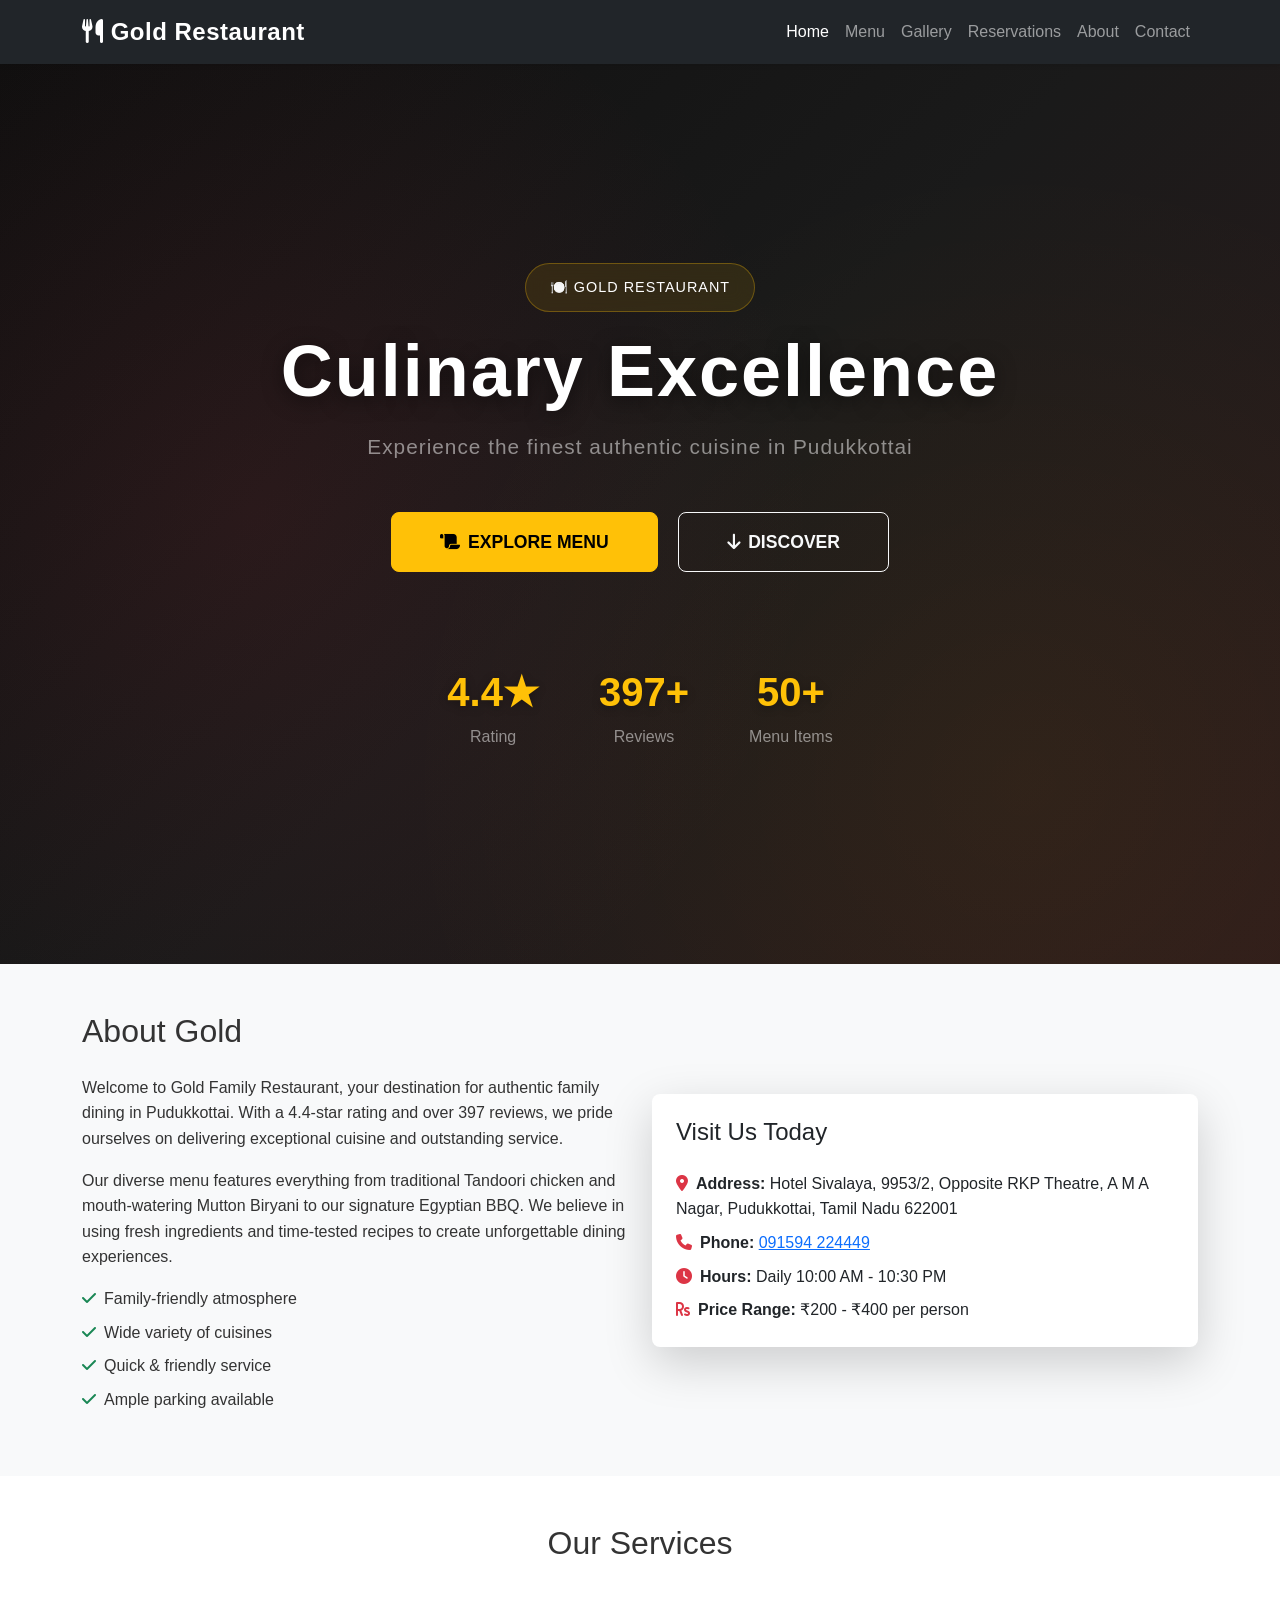
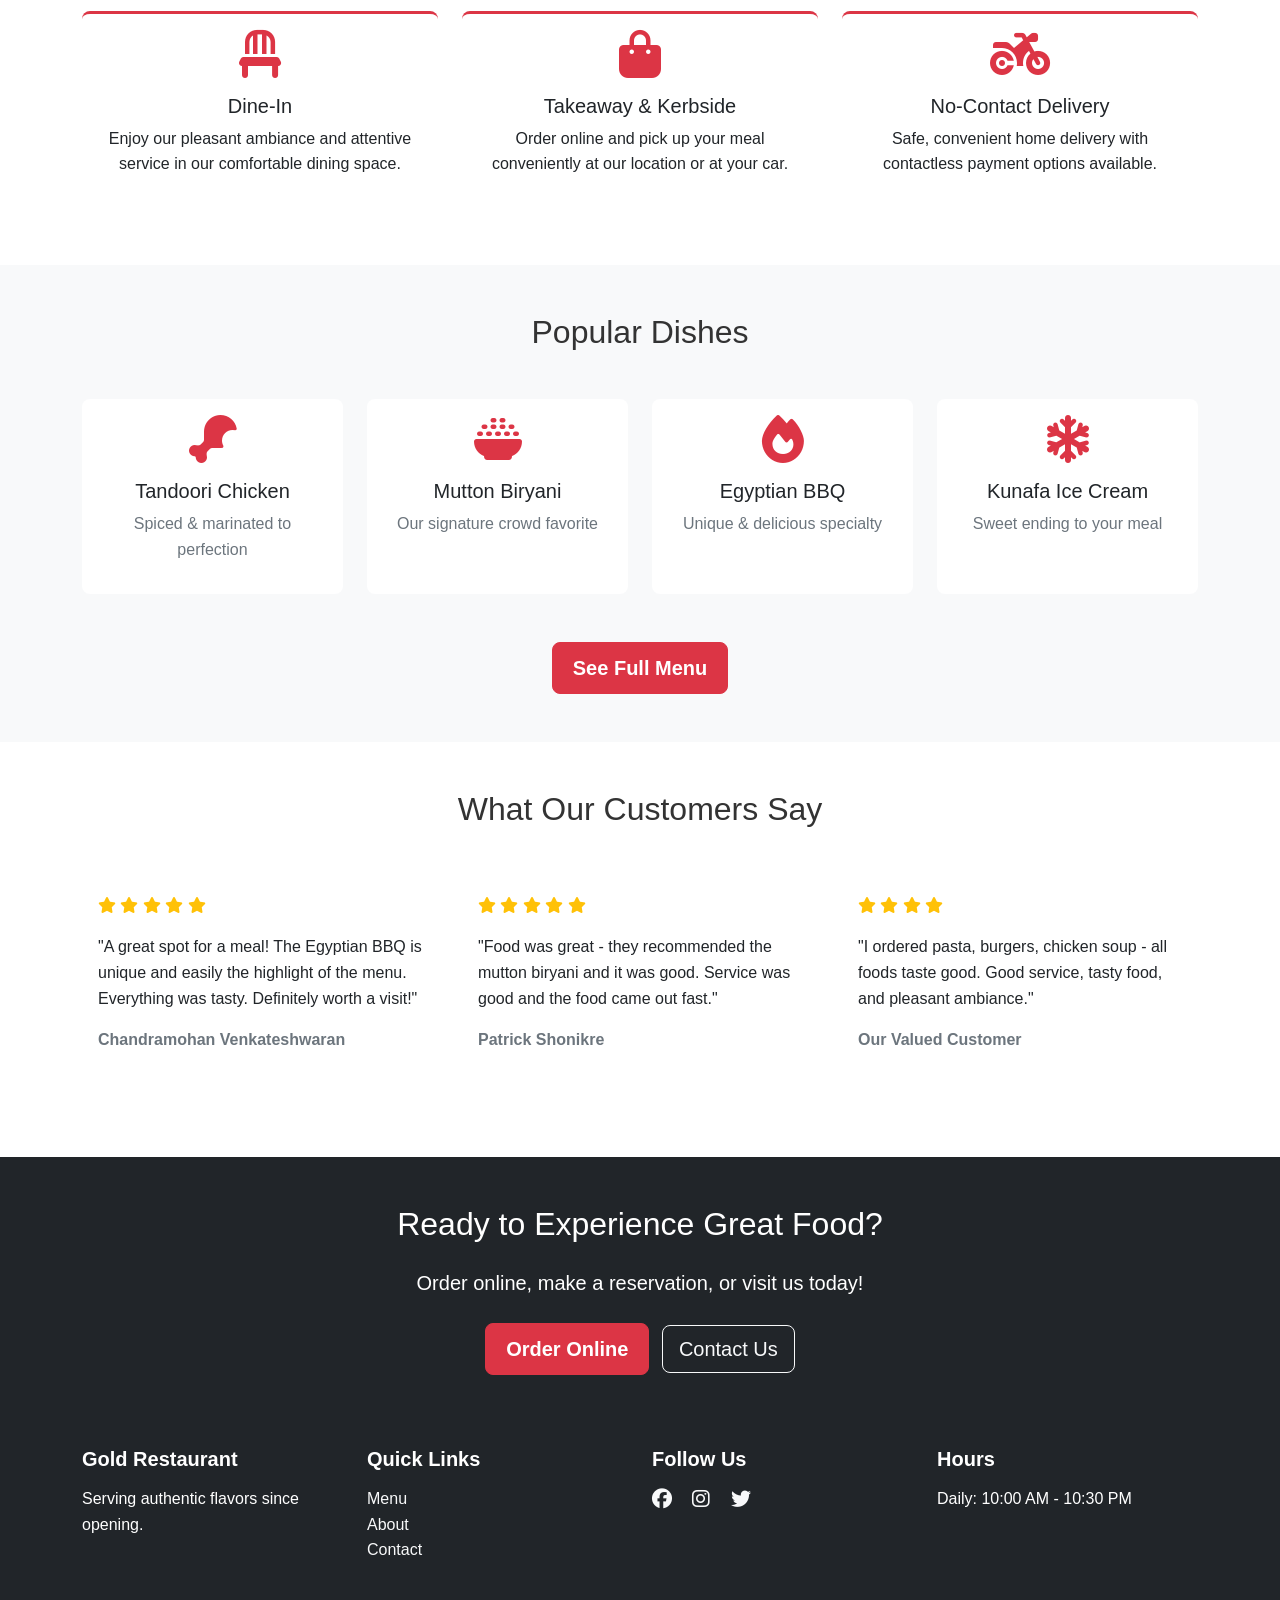
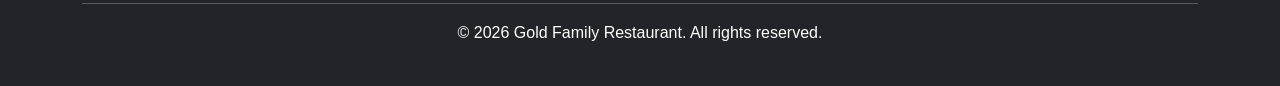
<file: index.html>
<!DOCTYPE html>
<html lang="en">
<head>
    <meta charset="UTF-8">
    <meta name="viewport" content="width=device-width, initial-scale=1.0">
    <title>Gold Family Restaurant | Best Restaurant in Pudukkottai</title>
    <link href="https://cdn.jsdelivr.net/npm/bootstrap@5.3.0/dist/css/bootstrap.min.css" rel="stylesheet">
    <link href="https://cdnjs.cloudflare.com/ajax/libs/font-awesome/6.4.0/css/all.min.css" rel="stylesheet">
    <link rel="stylesheet" href="styles.css">
<meta name="description" content="Gold Family Restaurant in Pudukkottai offers authentic cuisine, biryani, tandoori, Egyptian BBQ, takeaway, delivery and family dining.">
</head>
<body>
    <!-- Navigation Bar -->
    <nav class="navbar navbar-expand-lg navbar-dark bg-dark sticky-top">
        <div class="container">
            <a class="navbar-brand fw-bold" href="index.html">
                <i class="fas fa-utensils"></i> Gold Restaurant
            </a>
            <button class="navbar-toggler" type="button" data-bs-toggle="collapse" data-bs-target="#navbarNav">
                <span class="navbar-toggler-icon"></span>
            </button>
            <div class="collapse navbar-collapse" id="navbarNav">
                <ul class="navbar-nav ms-auto">
                    <li class="nav-item"><a class="nav-link active" href="index.html">Home</a></li>
                    <li class="nav-item"><a class="nav-link" href="menu.html">Menu</a></li>
                    <li class="nav-item"><a class="nav-link" href="gallery.html">Gallery</a></li>
                    <li class="nav-item"><a class="nav-link" href="reservations.html">Reservations</a></li>
                    <li class="nav-item"><a class="nav-link" href="about.html">About</a></li>
                    <li class="nav-item"><a class="nav-link" href="contact.html">Contact</a></li>
                </ul>
            </div>
        </div>
    </nav>

    <!-- Premium Hero Section -->
    <section class="hero-section premium-hero">
        <div class="hero-overlay"></div>
        <div class="hero-content">
            <div class="hero-badge mb-3">🍽️ GOLD RESTAURANT</div>
            <h1 class="display-2 fw-bold text-white mb-3" style="letter-spacing: 2px;">
                Culinary Excellence
            </h1>
            <p class="lead text-white-50 mb-5" style="font-size: 1.3rem; letter-spacing: 1px;">
                Experience the finest authentic cuisine in Pudukkottai
            </p>
            <div class="hero-cta">
                <a href="menu.html" class="btn btn-warning btn-lg me-3 px-5 py-3 fw-bold" style="font-size: 1.1rem;">
                    <i class="fas fa-scroll me-2"></i>EXPLORE MENU
                </a>
                <a href="#specialties" class="btn btn-outline-light btn-lg px-5 py-3 fw-bold" style="font-size: 1.1rem;">
                    <i class="fas fa-arrow-down me-2"></i>DISCOVER
                </a>
            </div>
            <div class="hero-stats mt-5 pt-5">
                <div class="stat-item">
                    <h3 class="text-warning">4.4★</h3>
                    <p class="text-white-50">Rating</p>
                </div>
                <div class="stat-item">
                    <h3 class="text-warning">397+</h3>
                    <p class="text-white-50">Reviews</p>
                </div>
                <div class="stat-item">
                    <h3 class="text-warning">50+</h3>
                    <p class="text-white-50">Menu Items</p>
                </div>
            </div>
        </div>
    </section>

    <!-- About Section -->
    <section class="py-5 bg-light">
        <div class="container">
            <div class="row align-items-center">
                <div class="col-md-6 mb-4 mb-md-0">
                    <h2 class="mb-4">About Gold</h2>
                    <p class="mb-3">Welcome to Gold Family Restaurant, your destination for authentic family dining in Pudukkottai. With a 4.4-star rating and over 397 reviews, we pride ourselves on delivering exceptional cuisine and outstanding service.</p>
                    <p class="mb-3">Our diverse menu features everything from traditional Tandoori chicken and mouth-watering Mutton Biryani to our signature Egyptian BBQ. We believe in using fresh ingredients and time-tested recipes to create unforgettable dining experiences.</p>
                    <ul class="list-unstyled">
                        <li class="mb-2"><i class="fas fa-check text-success me-2"></i>Family-friendly atmosphere</li>
                        <li class="mb-2"><i class="fas fa-check text-success me-2"></i>Wide variety of cuisines</li>
                        <li class="mb-2"><i class="fas fa-check text-success me-2"></i>Quick & friendly service</li>
                        <li class="mb-2"><i class="fas fa-check text-success me-2"></i>Ample parking available</li>
                    </ul>
                </div>
                <div class="col-md-6">
                    <div class="card shadow-lg">
                        <div class="card-body p-4">
                            <h4 class="card-title mb-4">Visit Us Today</h4>
                            <p class="mb-2"><i class="fas fa-map-marker-alt text-danger me-2"></i><strong>Address:</strong> Hotel Sivalaya, 9953/2, Opposite RKP Theatre, A M A Nagar, Pudukkottai, Tamil Nadu 622001</p>
                            <p class="mb-2"><i class="fas fa-phone text-danger me-2"></i><strong>Phone:</strong> <a href="tel:09159422449">091594 224449</a></p>
                            <p class="mb-2"><i class="fas fa-clock text-danger me-2"></i><strong>Hours:</strong> Daily 10:00 AM - 10:30 PM</p>
                            <p class="mb-0"><i class="fas fa-rupee-sign text-danger me-2"></i><strong>Price Range:</strong> ₹200 - ₹400 per person</p>
                        </div>
                    </div>
                </div>
            </div>
        </div>
    </section>

    <!-- Services Section -->
    <section class="py-5">
        <div class="container">
            <h2 class="text-center mb-5">Our Services</h2>
            <div class="row">
                <div class="col-md-4 mb-4">
                    <div class="card text-center h-100 service-card">
                        <div class="card-body">
                            <i class="fas fa-chair fa-3x text-danger mb-3"></i>
                            <h5 class="card-title">Dine-In</h5>
                            <p class="card-text">Enjoy our pleasant ambiance and attentive service in our comfortable dining space.</p>
                        </div>
                    </div>
                </div>
                <div class="col-md-4 mb-4">
                    <div class="card text-center h-100 service-card">
                        <div class="card-body">
                            <i class="fas fa-shopping-bag fa-3x text-danger mb-3"></i>
                            <h5 class="card-title">Takeaway & Kerbside</h5>
                            <p class="card-text">Order online and pick up your meal conveniently at our location or at your car.</p>
                        </div>
                    </div>
                </div>
                <div class="col-md-4 mb-4">
                    <div class="card text-center h-100 service-card">
                        <div class="card-body">
                            <i class="fas fa-motorcycle fa-3x text-danger mb-3"></i>
                            <h5 class="card-title">No-Contact Delivery</h5>
                            <p class="card-text">Safe, convenient home delivery with contactless payment options available.</p>
                        </div>
                    </div>
                </div>
            </div>
        </div>
    </section>

    <!-- Popular Items Section -->
    <section class="py-5 bg-light">
        <div class="container">
            <h2 class="text-center mb-5">Popular Dishes</h2>
            <div class="row">
                <div class="col-md-3 mb-4">
                    <div class="card h-100">
                        <div class="card-body text-center">
                            <i class="fas fa-drumstick-bite fa-3x text-danger mb-3"></i>
                            <h5>Tandoori Chicken</h5>
                            <p class="text-muted">Spiced & marinated to perfection</p>
                        </div>
                    </div>
                </div>
                <div class="col-md-3 mb-4">
                    <div class="card h-100">
                        <div class="card-body text-center">
                            <i class="fas fa-bowl-rice fa-3x text-danger mb-3"></i>
                            <h5>Mutton Biryani</h5>
                            <p class="text-muted">Our signature crowd favorite</p>
                        </div>
                    </div>
                </div>
                <div class="col-md-3 mb-4">
                    <div class="card h-100">
                        <div class="card-body text-center">
                            <i class="fas fa-fire fa-3x text-danger mb-3"></i>
                            <h5>Egyptian BBQ</h5>
                            <p class="text-muted">Unique & delicious specialty</p>
                        </div>
                    </div>
                </div>
                <div class="col-md-3 mb-4">
                    <div class="card h-100">
                        <div class="card-body text-center">
                            <i class="fas fa-snowflake fa-3x text-danger mb-3"></i>
                            <h5>Kunafa Ice Cream</h5>
                            <p class="text-muted">Sweet ending to your meal</p>
                        </div>
                    </div>
                </div>
            </div>
            <div class="text-center mt-4">
                <a href="menu.html" class="btn btn-danger btn-lg">See Full Menu</a>
            </div>
        </div>
    </section>

    <!-- Testimonials Section -->
    <section class="py-5">
        <div class="container">
            <h2 class="text-center mb-5">What Our Customers Say</h2>
            <div class="row">
                <div class="col-md-4 mb-4">
                    <div class="card h-100">
                        <div class="card-body">
                            <div class="mb-3">
                                <i class="fas fa-star text-warning"></i>
                                <i class="fas fa-star text-warning"></i>
                                <i class="fas fa-star text-warning"></i>
                                <i class="fas fa-star text-warning"></i>
                                <i class="fas fa-star text-warning"></i>
                            </div>
                            <p class="card-text">"A great spot for a meal! The Egyptian BBQ is unique and easily the highlight of the menu. Everything was tasty. Definitely worth a visit!"</p>
                            <p class="text-muted"><strong>Chandramohan Venkateshwaran</strong></p>
                        </div>
                    </div>
                </div>
                <div class="col-md-4 mb-4">
                    <div class="card h-100">
                        <div class="card-body">
                            <div class="mb-3">
                                <i class="fas fa-star text-warning"></i>
                                <i class="fas fa-star text-warning"></i>
                                <i class="fas fa-star text-warning"></i>
                                <i class="fas fa-star text-warning"></i>
                                <i class="fas fa-star text-warning"></i>
                            </div>
                            <p class="card-text">"Food was great - they recommended the mutton biryani and it was good. Service was good and the food came out fast."</p>
                            <p class="text-muted"><strong>Patrick Shonikre</strong></p>
                        </div>
                    </div>
                </div>
                <div class="col-md-4 mb-4">
                    <div class="card h-100">
                        <div class="card-body">
                            <div class="mb-3">
                                <i class="fas fa-star text-warning"></i>
                                <i class="fas fa-star text-warning"></i>
                                <i class="fas fa-star text-warning"></i>
                                <i class="fas fa-star text-warning"></i>
                            </div>
                            <p class="card-text">"I ordered pasta, burgers, chicken soup - all foods taste good. Good service, tasty food, and pleasant ambiance."</p>
                            <p class="text-muted"><strong>Our Valued Customer</strong></p>
                        </div>
                    </div>
                </div>
            </div>
        </div>
    </section>

    <!-- Call to Action Section -->
    <section class="py-5 bg-dark text-white">
        <div class="container text-center">
            <h2 class="mb-4">Ready to Experience Great Food?</h2>
            <p class="lead mb-4">Order online, make a reservation, or visit us today!</p>
            <a href="reservations.html" class="btn btn-danger btn-lg me-2">Order Online</a>
            <a href="contact.html" class="btn btn-outline-light btn-lg">Contact Us</a>
        </div>
    </section>

    <!-- Footer -->
    <footer class="bg-dark text-white py-4">
        <div class="container">
            <div class="row mb-4">
                <div class="col-md-3">
                    <h5>Gold Restaurant</h5>
                    <p>Serving authentic flavors since opening.</p>
                </div>
                <div class="col-md-3">
                    <h5>Quick Links</h5>
                    <ul class="list-unstyled">
                        <li><a href="menu.html" class="text-decoration-none text-light">Menu</a></li>
                        <li><a href="about.html" class="text-decoration-none text-light">About</a></li>
                        <li><a href="contact.html" class="text-decoration-none text-light">Contact</a></li>
                    </ul>
                </div>
                <div class="col-md-3">
                    <h5>Follow Us</h5>
                    <div>
                        <a href="#" class="text-decoration-none text-light me-3"><i class="fab fa-facebook fa-lg"></i></a>
                        <a href="#" class="text-decoration-none text-light me-3"><i class="fab fa-instagram fa-lg"></i></a>
                        <a href="#" class="text-decoration-none text-light me-3"><i class="fab fa-twitter fa-lg"></i></a>
                    </div>
                </div>
                <div class="col-md-3">
                    <h5>Hours</h5>
                    <p>Daily: 10:00 AM - 10:30 PM</p>
                </div>
            </div>
            <hr>
            <div class="text-center">
                <p>&copy; 2026 Gold Family Restaurant. All rights reserved.</p>
            </div>
        </div>
    </footer>

    <script src="https://cdn.jsdelivr.net/npm/bootstrap@5.3.0/dist/js/bootstrap.bundle.min.js"></script>
    <script src="script.js"></script>
</body>
</html>
</file>
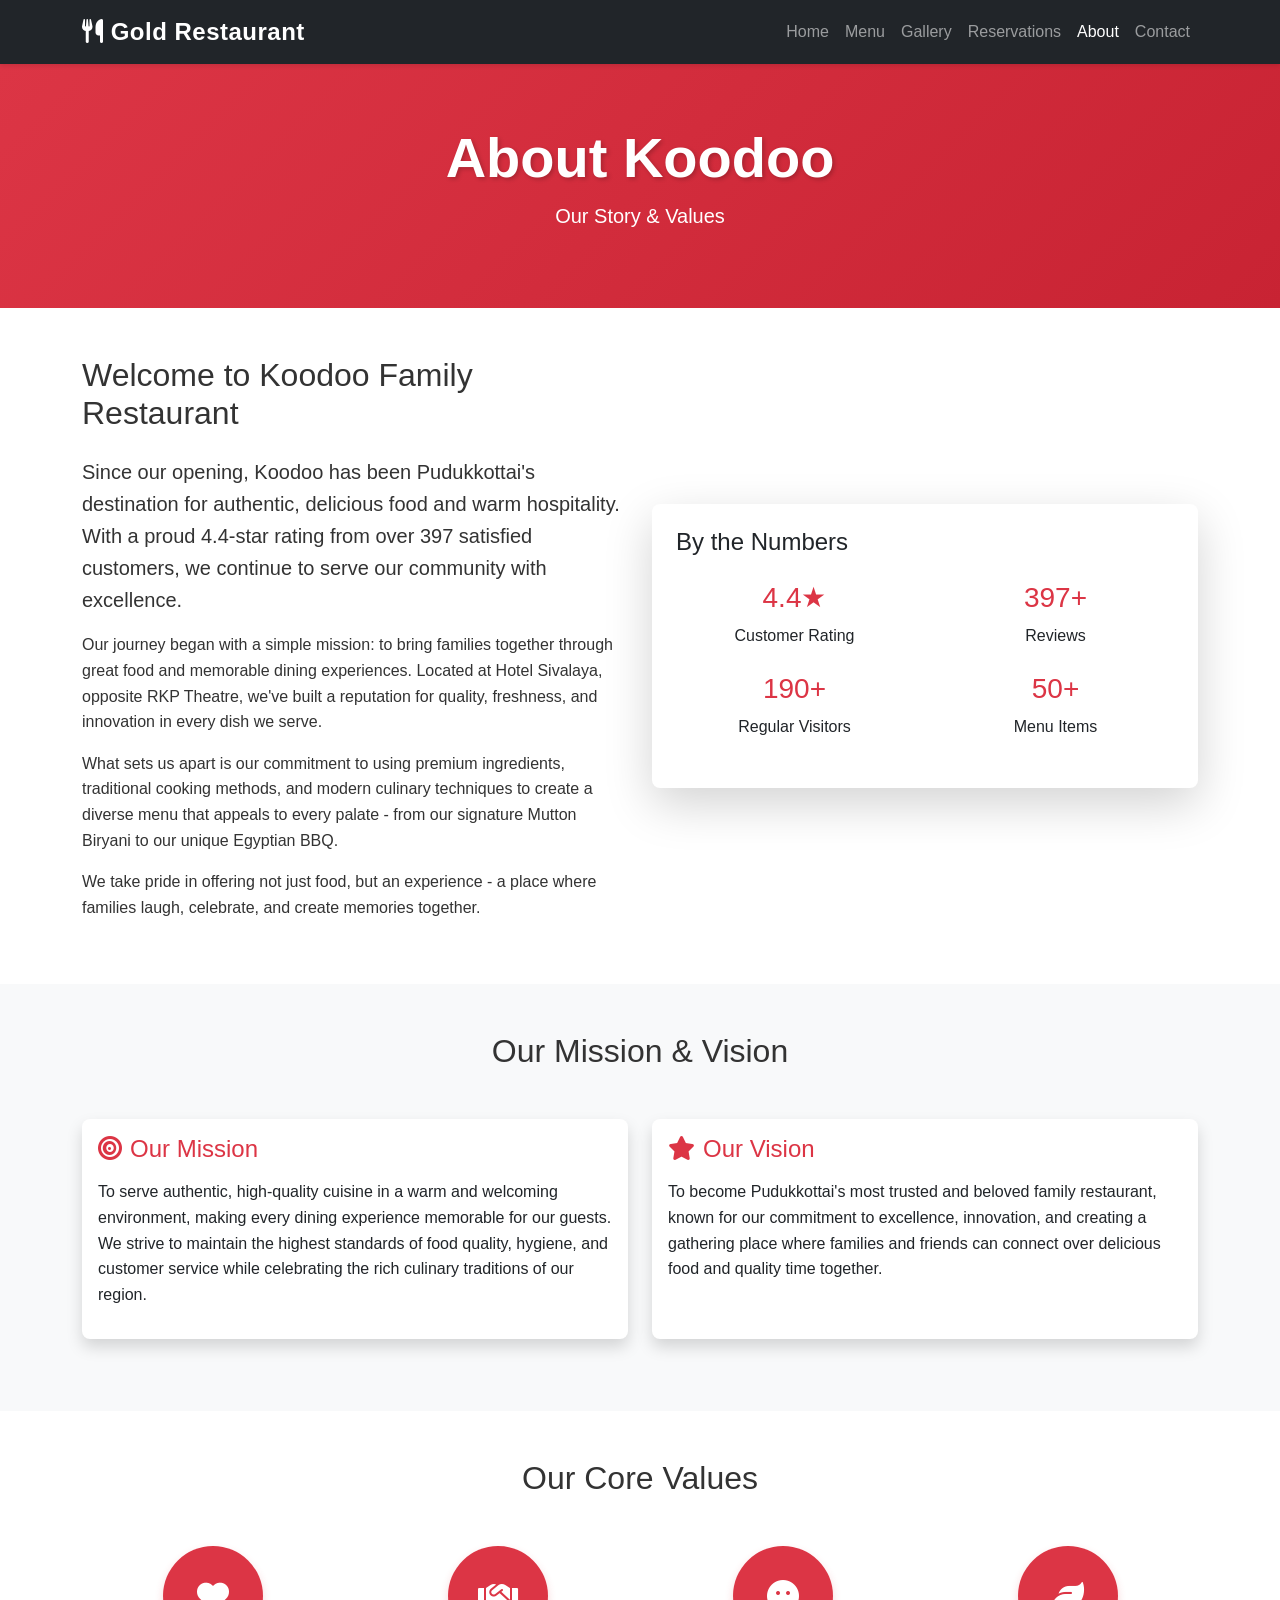
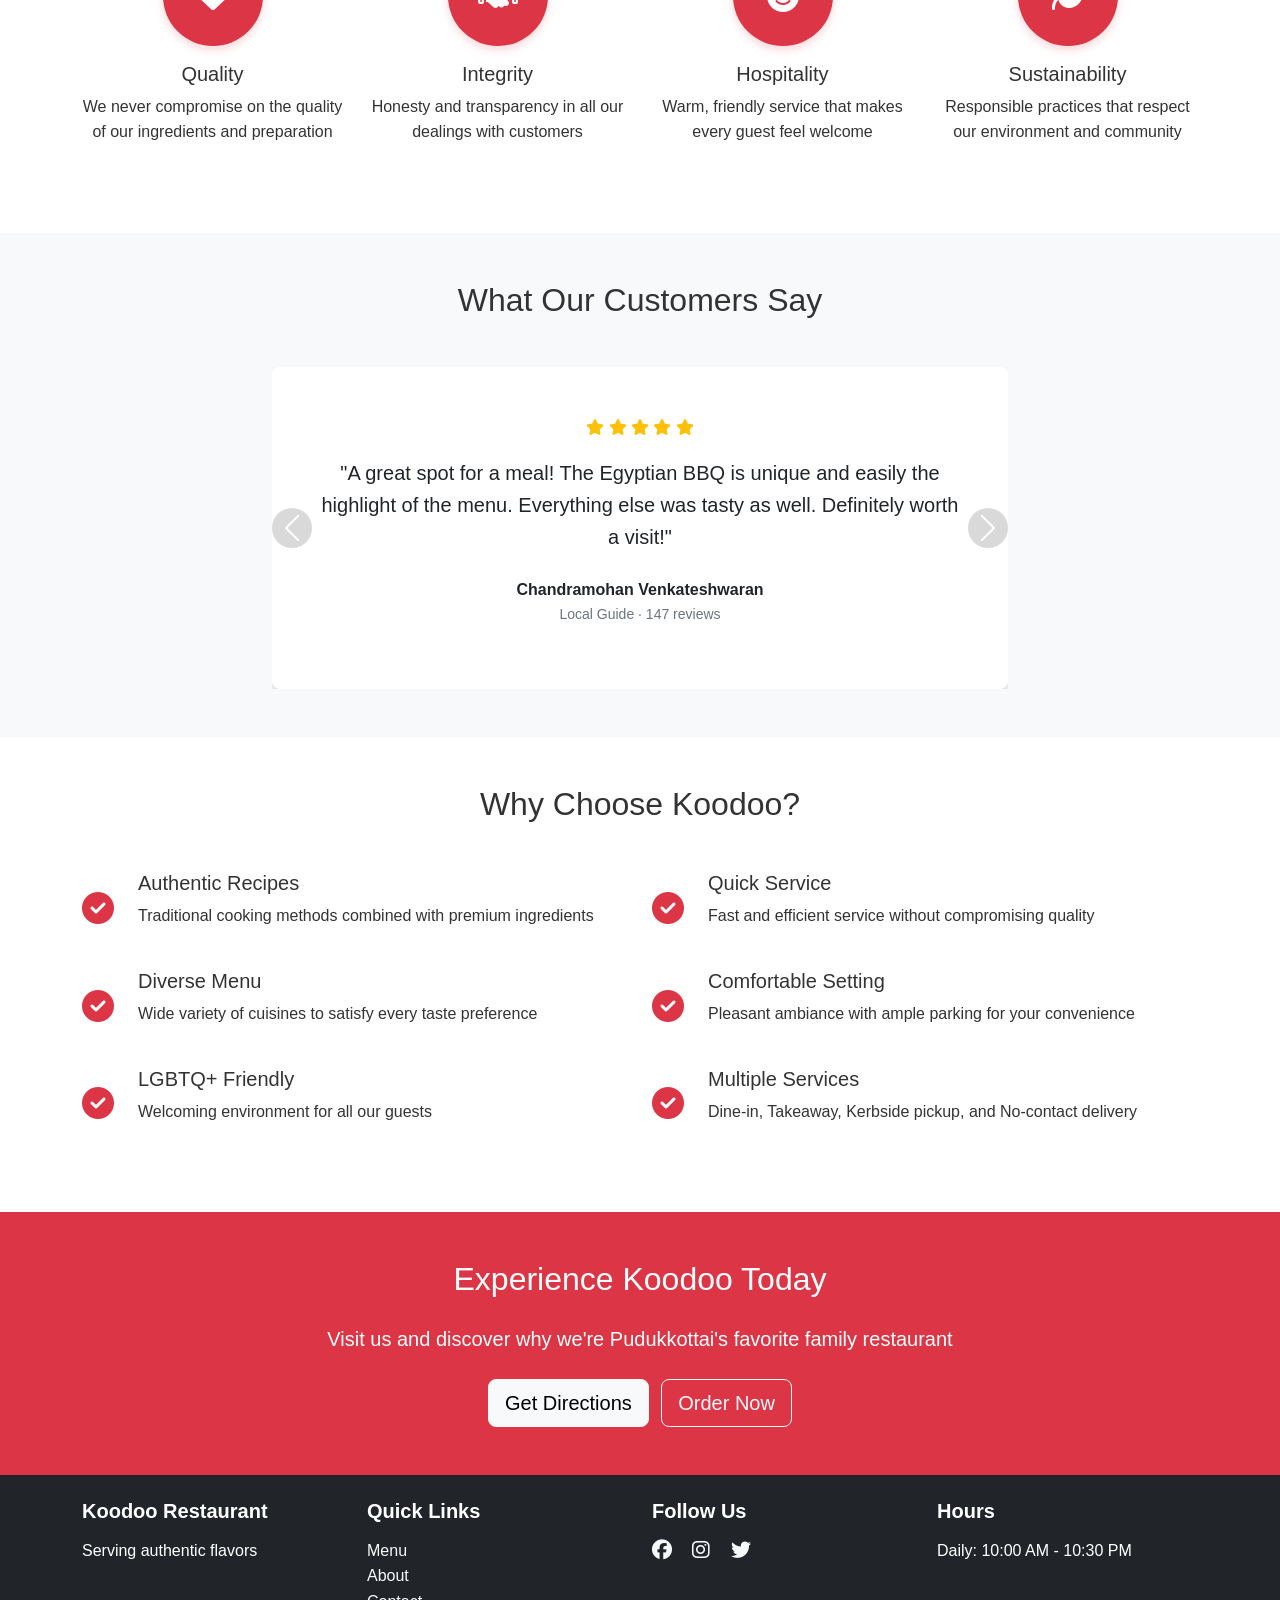
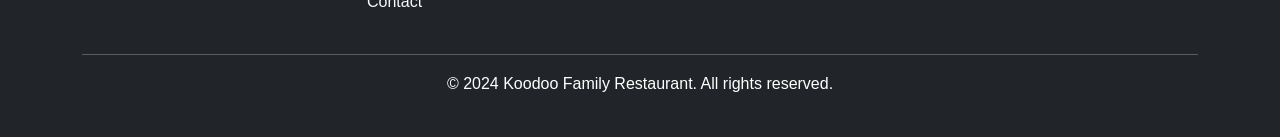
<file: about.html>
<!DOCTYPE html>
<html lang="en">
<head>
    <meta charset="UTF-8">
    <meta name="viewport" content="width=device-width, initial-scale=1.0">
    <title>About | Gold Family Restaurant</title>
    <link href="https://cdn.jsdelivr.net/npm/bootstrap@5.3.0/dist/css/bootstrap.min.css" rel="stylesheet">
    <link href="https://cdnjs.cloudflare.com/ajax/libs/font-awesome/6.4.0/css/all.min.css" rel="stylesheet">
    <link rel="stylesheet" href="styles.css">
</head>
<body>
    <!-- Navigation Bar -->
    <nav class="navbar navbar-expand-lg navbar-dark bg-dark sticky-top">
        <div class="container">
            <a class="navbar-brand fw-bold" href="index.html">
                <i class="fas fa-utensils"></i> Gold Restaurant
            </a>
            <button class="navbar-toggler" type="button" data-bs-toggle="collapse" data-bs-target="#navbarNav">
                <span class="navbar-toggler-icon"></span>
            </button>
            <div class="collapse navbar-collapse" id="navbarNav">
                <ul class="navbar-nav ms-auto">
                    <li class="nav-item"><a class="nav-link" href="index.html">Home</a></li>
                    <li class="nav-item"><a class="nav-link" href="menu.html">Menu</a></li>
                    <li class="nav-item"><a class="nav-link" href="gallery.html">Gallery</a></li>
                    <li class="nav-item"><a class="nav-link" href="reservations.html">Reservations</a></li>
                    <li class="nav-item"><a class="nav-link active" href="about.html">About</a></li>
                    <li class="nav-item"><a class="nav-link" href="contact.html">Contact</a></li>
                </ul>
            </div>
        </div>
    </nav>

    <!-- Page Header -->
    <section class="page-header">
        <div class="container">
            <h1 class="display-4 fw-bold text-white">About Koodoo</h1>
            <p class="lead text-white">Our Story & Values</p>
        </div>
    </section>

    <!-- About Section -->
    <section class="py-5">
        <div class="container">
            <div class="row align-items-center">
                <div class="col-lg-6 mb-4 mb-lg-0">
                    <h2 class="mb-4">Welcome to Koodoo Family Restaurant</h2>
                    <p class="lead mb-3">Since our opening, Koodoo has been Pudukkottai's destination for authentic, delicious food and warm hospitality. With a proud 4.4-star rating from over 397 satisfied customers, we continue to serve our community with excellence.</p>
                    
                    <p class="mb-3">Our journey began with a simple mission: to bring families together through great food and memorable dining experiences. Located at Hotel Sivalaya, opposite RKP Theatre, we've built a reputation for quality, freshness, and innovation in every dish we serve.</p>
                    
                    <p class="mb-3">What sets us apart is our commitment to using premium ingredients, traditional cooking methods, and modern culinary techniques to create a diverse menu that appeals to every palate - from our signature Mutton Biryani to our unique Egyptian BBQ.</p>
                    
                    <p>We take pride in offering not just food, but an experience - a place where families laugh, celebrate, and create memories together.</p>
                </div>
                <div class="col-lg-6">
                    <div class="card shadow-lg">
                        <div class="card-body p-4">
                            <h4 class="card-title mb-4">By the Numbers</h4>
                            <div class="row text-center">
                                <div class="col-6 mb-4">
                                    <h3 class="text-danger">4.4★</h3>
                                    <p class="mb-0">Customer Rating</p>
                                </div>
                                <div class="col-6 mb-4">
                                    <h3 class="text-danger">397+</h3>
                                    <p class="mb-0">Reviews</p>
                                </div>
                                <div class="col-6 mb-4">
                                    <h3 class="text-danger">190+</h3>
                                    <p class="mb-0">Regular Visitors</p>
                                </div>
                                <div class="col-6 mb-4">
                                    <h3 class="text-danger">50+</h3>
                                    <p class="mb-0">Menu Items</p>
                                </div>
                            </div>
                        </div>
                    </div>
                </div>
            </div>
        </div>
    </section>

    <!-- Mission & Vision Section -->
    <section class="py-5 bg-light">
        <div class="container">
            <h2 class="text-center mb-5">Our Mission & Vision</h2>
            <div class="row">
                <div class="col-md-6 mb-4">
                    <div class="card h-100 shadow">
                        <div class="card-body">
                            <h4 class="card-title text-danger mb-3">
                                <i class="fas fa-bullseye me-2"></i>Our Mission
                            </h4>
                            <p>To serve authentic, high-quality cuisine in a warm and welcoming environment, making every dining experience memorable for our guests. We strive to maintain the highest standards of food quality, hygiene, and customer service while celebrating the rich culinary traditions of our region.</p>
                        </div>
                    </div>
                </div>
                <div class="col-md-6 mb-4">
                    <div class="card h-100 shadow">
                        <div class="card-body">
                            <h4 class="card-title text-danger mb-3">
                                <i class="fas fa-star me-2"></i>Our Vision
                            </h4>
                            <p>To become Pudukkottai's most trusted and beloved family restaurant, known for our commitment to excellence, innovation, and creating a gathering place where families and friends can connect over delicious food and quality time together.</p>
                        </div>
                    </div>
                </div>
            </div>
        </div>
    </section>

    <!-- Values Section -->
    <section class="py-5">
        <div class="container">
            <h2 class="text-center mb-5">Our Core Values</h2>
            <div class="row">
                <div class="col-md-3 mb-4">
                    <div class="text-center">
                        <div class="feature-icon bg-danger rounded-circle d-inline-flex align-items-center justify-content-center mb-3" style="width: 100px; height: 100px;">
                            <i class="fas fa-heart text-white fa-2x"></i>
                        </div>
                        <h5>Quality</h5>
                        <p>We never compromise on the quality of our ingredients and preparation</p>
                    </div>
                </div>
                <div class="col-md-3 mb-4">
                    <div class="text-center">
                        <div class="feature-icon bg-danger rounded-circle d-inline-flex align-items-center justify-content-center mb-3" style="width: 100px; height: 100px;">
                            <i class="fas fa-handshake text-white fa-2x"></i>
                        </div>
                        <h5>Integrity</h5>
                        <p>Honesty and transparency in all our dealings with customers</p>
                    </div>
                </div>
                <div class="col-md-3 mb-4">
                    <div class="text-center">
                        <div class="feature-icon bg-danger rounded-circle d-inline-flex align-items-center justify-content-center mb-3" style="width: 100px; height: 100px;">
                            <i class="fas fa-smile text-white fa-2x"></i>
                        </div>
                        <h5>Hospitality</h5>
                        <p>Warm, friendly service that makes every guest feel welcome</p>
                    </div>
                </div>
                <div class="col-md-3 mb-4">
                    <div class="text-center">
                        <div class="feature-icon bg-danger rounded-circle d-inline-flex align-items-center justify-content-center mb-3" style="width: 100px; height: 100px;">
                            <i class="fas fa-leaf text-white fa-2x"></i>
                        </div>
                        <h5>Sustainability</h5>
                        <p>Responsible practices that respect our environment and community</p>
                    </div>
                </div>
            </div>
        </div>
    </section>

    <!-- What Customers Say Section -->
    <section class="py-5 bg-light">
        <div class="container">
            <h2 class="text-center mb-5">What Our Customers Say</h2>
            <div class="row">
                <div class="col-lg-8 mx-auto">
                    <div id="reviewCarousel" class="carousel slide" data-bs-ride="carousel">
                        <div class="carousel-inner">
                            <div class="carousel-item active">
                                <div class="card shadow text-center p-5">
                                    <div class="mb-3">
                                        <i class="fas fa-star text-warning"></i>
                                        <i class="fas fa-star text-warning"></i>
                                        <i class="fas fa-star text-warning"></i>
                                        <i class="fas fa-star text-warning"></i>
                                        <i class="fas fa-star text-warning"></i>
                                    </div>
                                    <p class="fs-5 mb-4">"A great spot for a meal! The Egyptian BBQ is unique and easily the highlight of the menu. Everything else was tasty as well. Definitely worth a visit!"</p>
                                    <p class="fw-bold mb-0">Chandramohan Venkateshwaran</p>
                                    <p class="text-muted small">Local Guide · 147 reviews</p>
                                </div>
                            </div>
                            <div class="carousel-item">
                                <div class="card shadow text-center p-5">
                                    <div class="mb-3">
                                        <i class="fas fa-star text-warning"></i>
                                        <i class="fas fa-star text-warning"></i>
                                        <i class="fas fa-star text-warning"></i>
                                        <i class="fas fa-star text-warning"></i>
                                        <i class="fas fa-star text-warning"></i>
                                    </div>
                                    <p class="fs-5 mb-4">"Food was great - they recommended the mutton biryani and it was good. Service was good and the food came out fast."</p>
                                    <p class="fw-bold mb-0">Patrick Shonikre</p>
                                    <p class="text-muted small">Local Guide · 384 reviews</p>
                                </div>
                            </div>
                            <div class="carousel-item">
                                <div class="card shadow text-center p-5">
                                    <div class="mb-3">
                                        <i class="fas fa-star text-warning"></i>
                                        <i class="fas fa-star text-warning"></i>
                                        <i class="fas fa-star text-warning"></i>
                                        <i class="fas fa-star text-warning"></i>
                                    </div>
                                    <p class="fs-5 mb-4">"I ordered pasta, burgers, chicken soup - all foods taste good. Good service, tasty food, and pleasant ambiance."</p>
                                    <p class="fw-bold mb-0">Our Valued Customer</p>
                                    <p class="text-muted small">Regular Visitor</p>
                                </div>
                            </div>
                        </div>
                        <button class="carousel-control-prev" type="button" data-bs-target="#reviewCarousel" data-bs-slide="prev">
                            <span class="carousel-control-prev-icon" aria-hidden="true"></span>
                        </button>
                        <button class="carousel-control-next" type="button" data-bs-target="#reviewCarousel" data-bs-slide="next">
                            <span class="carousel-control-next-icon" aria-hidden="true"></span>
                        </button>
                    </div>
                </div>
            </div>
        </div>
    </section>

    <!-- Why Choose Us Section -->
    <section class="py-5">
        <div class="container">
            <h2 class="text-center mb-5">Why Choose Koodoo?</h2>
            <div class="row">
                <div class="col-md-6 mb-4">
                    <div class="d-flex">
                        <div class="flex-shrink-0">
                            <div class="d-flex align-items-center justify-content-center h-100">
                                <i class="fas fa-check-circle text-danger fa-2x"></i>
                            </div>
                        </div>
                        <div class="flex-grow-1 ms-4">
                            <h5>Authentic Recipes</h5>
                            <p>Traditional cooking methods combined with premium ingredients</p>
                        </div>
                    </div>
                </div>
                <div class="col-md-6 mb-4">
                    <div class="d-flex">
                        <div class="flex-shrink-0">
                            <div class="d-flex align-items-center justify-content-center h-100">
                                <i class="fas fa-check-circle text-danger fa-2x"></i>
                            </div>
                        </div>
                        <div class="flex-grow-1 ms-4">
                            <h5>Quick Service</h5>
                            <p>Fast and efficient service without compromising quality</p>
                        </div>
                    </div>
                </div>
                <div class="col-md-6 mb-4">
                    <div class="d-flex">
                        <div class="flex-shrink-0">
                            <div class="d-flex align-items-center justify-content-center h-100">
                                <i class="fas fa-check-circle text-danger fa-2x"></i>
                            </div>
                        </div>
                        <div class="flex-grow-1 ms-4">
                            <h5>Diverse Menu</h5>
                            <p>Wide variety of cuisines to satisfy every taste preference</p>
                        </div>
                    </div>
                </div>
                <div class="col-md-6 mb-4">
                    <div class="d-flex">
                        <div class="flex-shrink-0">
                            <div class="d-flex align-items-center justify-content-center h-100">
                                <i class="fas fa-check-circle text-danger fa-2x"></i>
                            </div>
                        </div>
                        <div class="flex-grow-1 ms-4">
                            <h5>Comfortable Setting</h5>
                            <p>Pleasant ambiance with ample parking for your convenience</p>
                        </div>
                    </div>
                </div>
                <div class="col-md-6 mb-4">
                    <div class="d-flex">
                        <div class="flex-shrink-0">
                            <div class="d-flex align-items-center justify-content-center h-100">
                                <i class="fas fa-check-circle text-danger fa-2x"></i>
                            </div>
                        </div>
                        <div class="flex-grow-1 ms-4">
                            <h5>LGBTQ+ Friendly</h5>
                            <p>Welcoming environment for all our guests</p>
                        </div>
                    </div>
                </div>
                <div class="col-md-6 mb-4">
                    <div class="d-flex">
                        <div class="flex-shrink-0">
                            <div class="d-flex align-items-center justify-content-center h-100">
                                <i class="fas fa-check-circle text-danger fa-2x"></i>
                            </div>
                        </div>
                        <div class="flex-grow-1 ms-4">
                            <h5>Multiple Services</h5>
                            <p>Dine-in, Takeaway, Kerbside pickup, and No-contact delivery</p>
                        </div>
                    </div>
                </div>
            </div>
        </div>
    </section>

    <!-- Call to Action -->
    <section class="py-5 bg-danger text-white">
        <div class="container text-center">
            <h2 class="mb-4">Experience Koodoo Today</h2>
            <p class="lead mb-4">Visit us and discover why we're Pudukkottai's favorite family restaurant</p>
            <a href="contact.html" class="btn btn-light btn-lg me-2">Get Directions</a>
            <a href="reservations.html" class="btn btn-outline-light btn-lg">Order Now</a>
        </div>
    </section>

    <!-- Footer -->
    <footer class="bg-dark text-white py-4">
        <div class="container">
            <div class="row mb-4">
                <div class="col-md-3">
                    <h5>Koodoo Restaurant</h5>
                    <p>Serving authentic flavors</p>
                </div>
                <div class="col-md-3">
                    <h5>Quick Links</h5>
                    <ul class="list-unstyled">
                        <li><a href="menu.html" class="text-decoration-none text-light">Menu</a></li>
                        <li><a href="about.html" class="text-decoration-none text-light">About</a></li>
                        <li><a href="contact.html" class="text-decoration-none text-light">Contact</a></li>
                    </ul>
                </div>
                <div class="col-md-3">
                    <h5>Follow Us</h5>
                    <div>
                        <a href="#" class="text-decoration-none text-light me-3"><i class="fab fa-facebook fa-lg"></i></a>
                        <a href="#" class="text-decoration-none text-light me-3"><i class="fab fa-instagram fa-lg"></i></a>
                        <a href="#" class="text-decoration-none text-light me-3"><i class="fab fa-twitter fa-lg"></i></a>
                    </div>
                </div>
                <div class="col-md-3">
                    <h5>Hours</h5>
                    <p>Daily: 10:00 AM - 10:30 PM</p>
                </div>
            </div>
            <hr>
            <div class="text-center">
                <p>&copy; 2024 Koodoo Family Restaurant. All rights reserved.</p>
            </div>
        </div>
    </footer>

    <script src="https://cdn.jsdelivr.net/npm/bootstrap@5.3.0/dist/js/bootstrap.bundle.min.js"></script>
    <script src="script.js"></script>
</body>
</html>
</file>
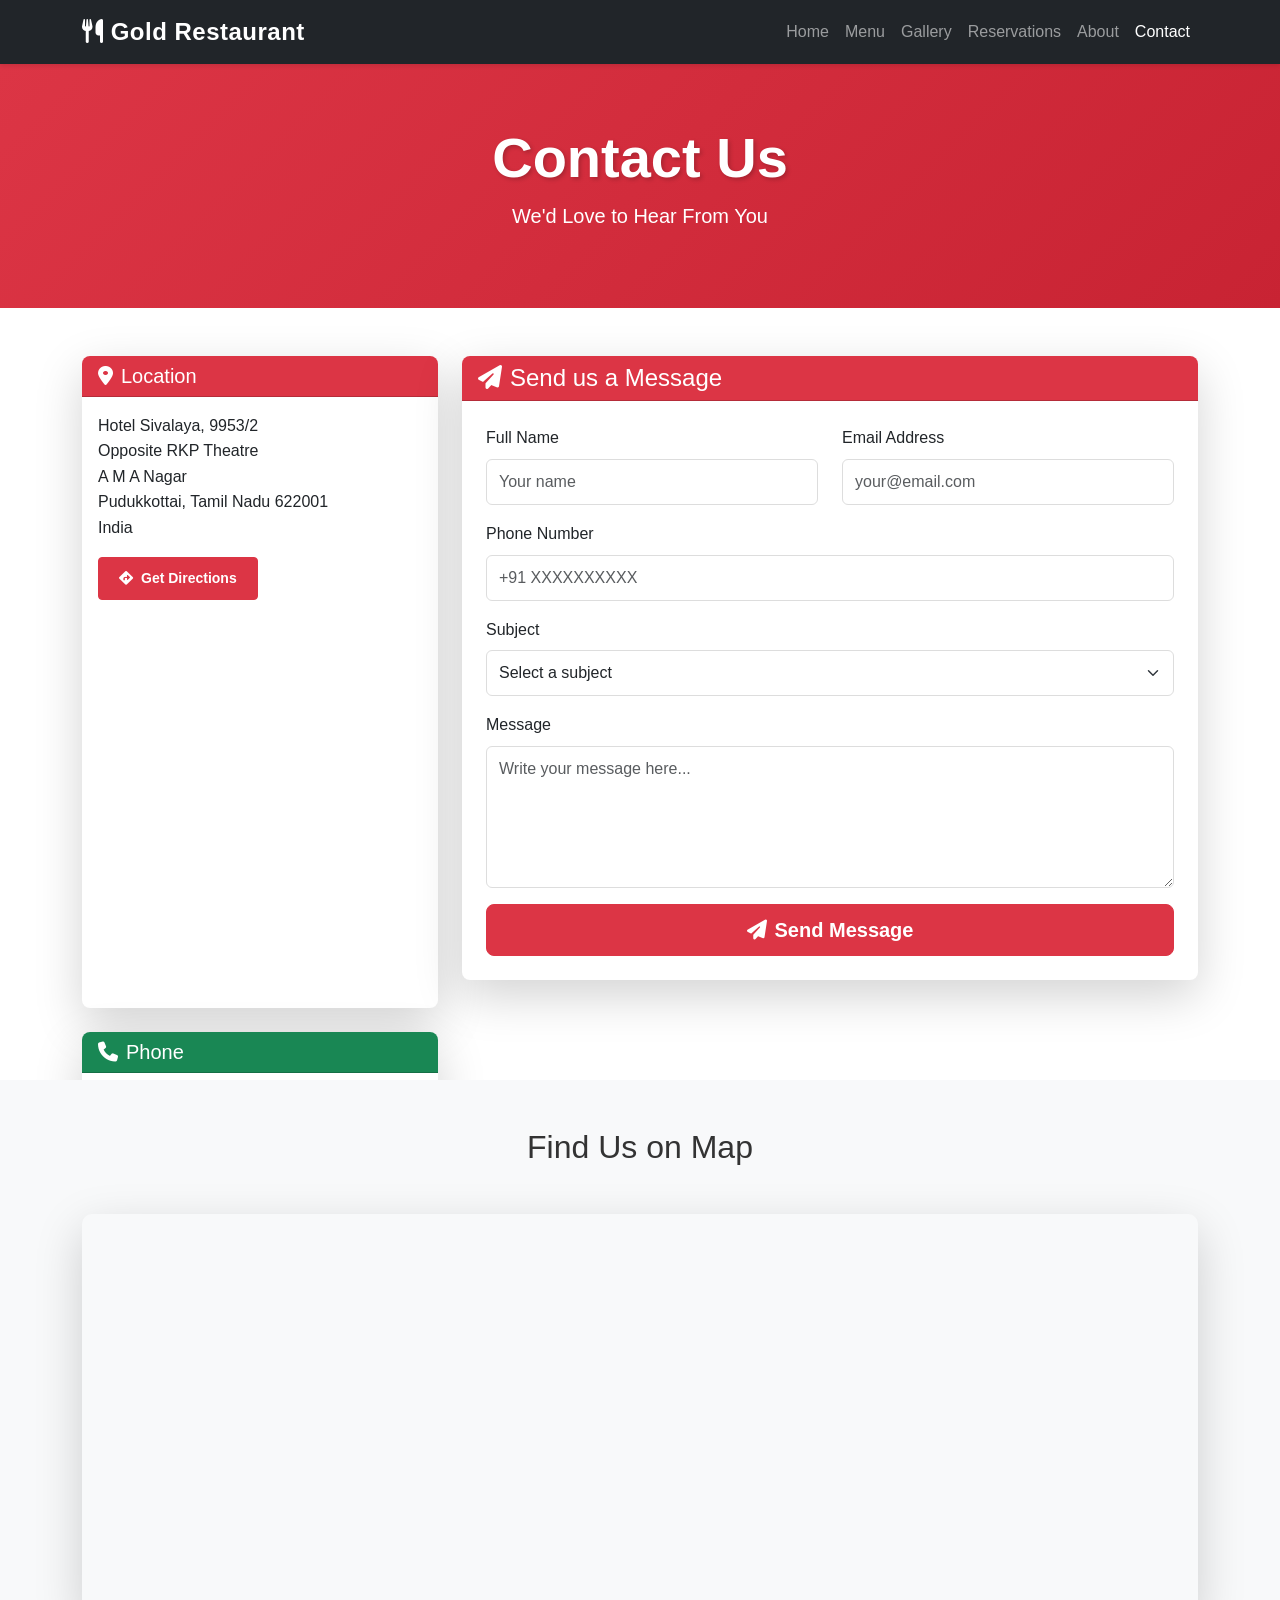
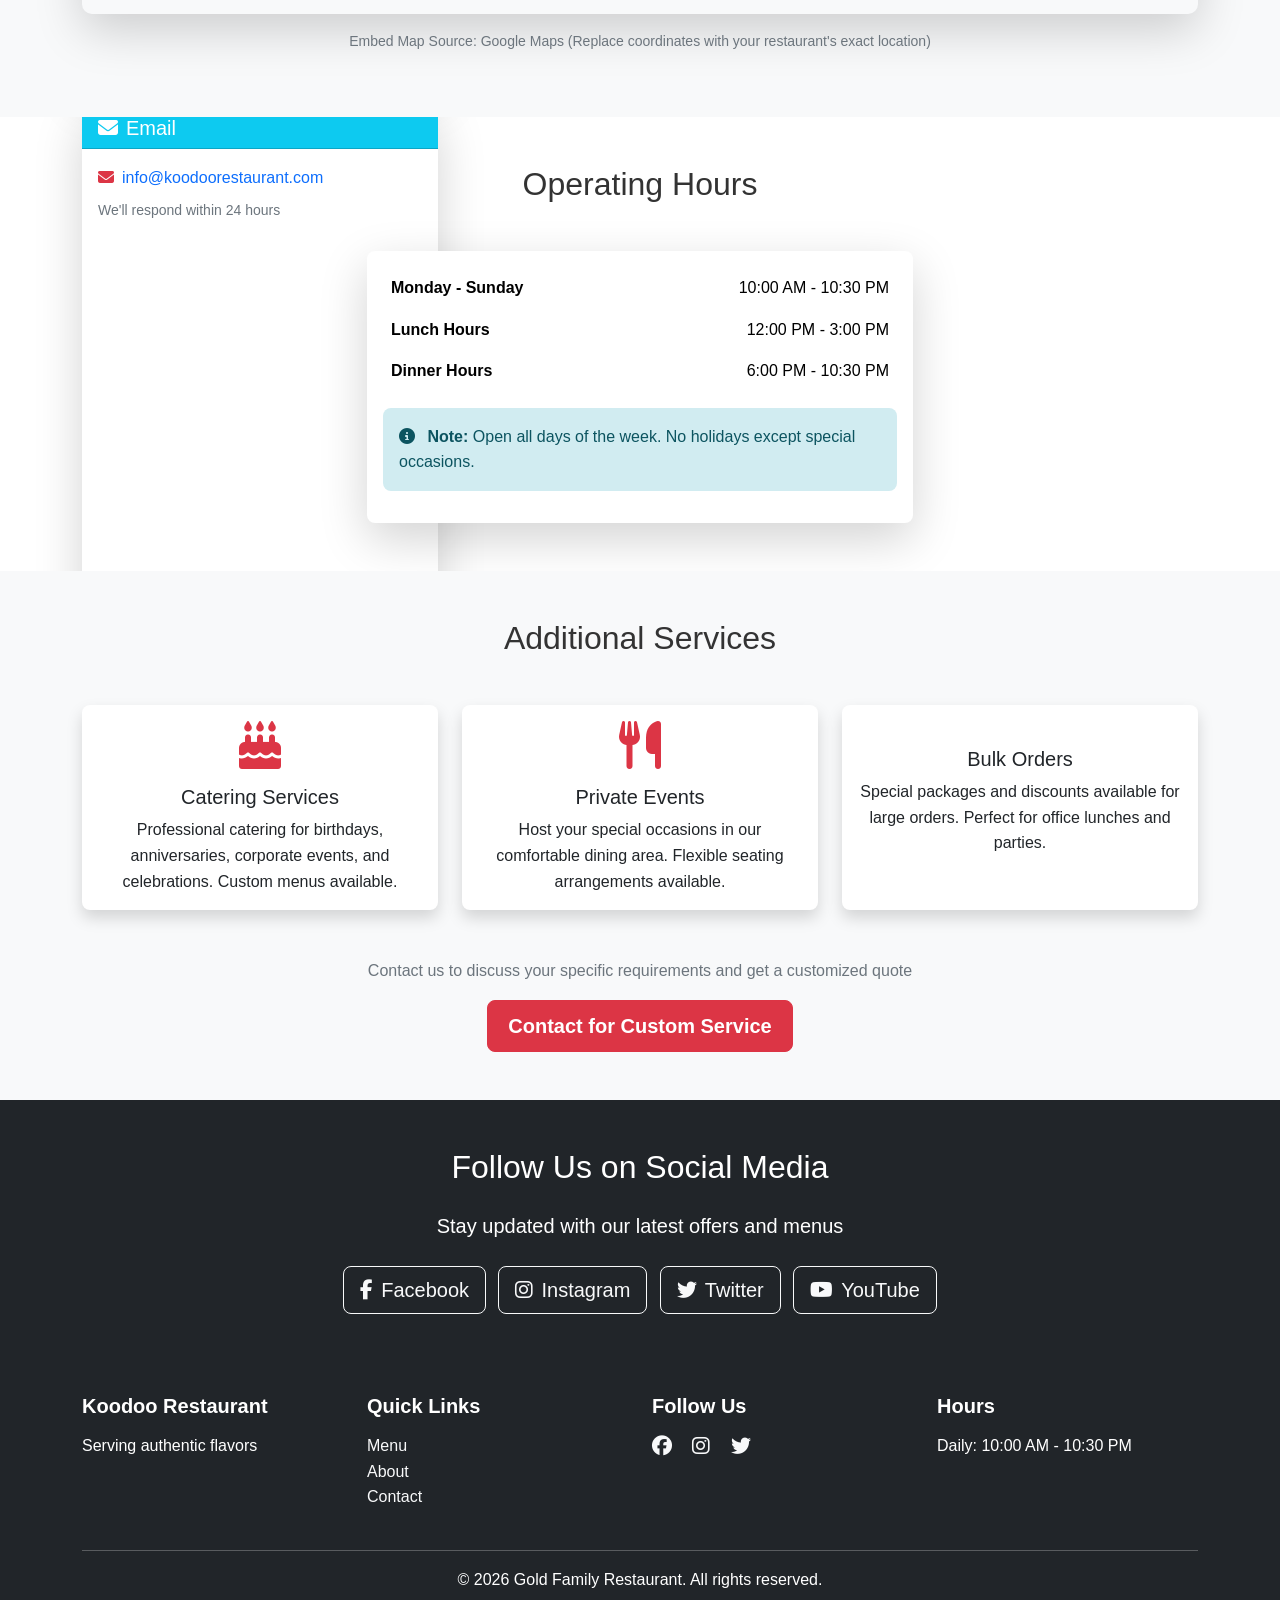
<file: contact.html>
<!DOCTYPE html>
<html lang="en">
<head>
    <meta charset="UTF-8">
    <meta name="viewport" content="width=device-width, initial-scale=1.0">
    <title>Contact | Gold Family Restaurant</title>
    <link href="https://cdn.jsdelivr.net/npm/bootstrap@5.3.0/dist/css/bootstrap.min.css" rel="stylesheet">
    <link href="https://cdnjs.cloudflare.com/ajax/libs/font-awesome/6.4.0/css/all.min.css" rel="stylesheet">
    <link rel="stylesheet" href="styles.css">
</head>
<body>
    <!-- Navigation Bar -->
    <nav class="navbar navbar-expand-lg navbar-dark bg-dark sticky-top">
        <div class="container">
            <a class="navbar-brand fw-bold" href="index.html">
                <i class="fas fa-utensils"></i> Gold Restaurant
            </a>
            <button class="navbar-toggler" type="button" data-bs-toggle="collapse" data-bs-target="#navbarNav">
                <span class="navbar-toggler-icon"></span>
            </button>
            <div class="collapse navbar-collapse" id="navbarNav">
                <ul class="navbar-nav ms-auto">
                    <li class="nav-item"><a class="nav-link" href="index.html">Home</a></li>
                    <li class="nav-item"><a class="nav-link" href="menu.html">Menu</a></li>
                    <li class="nav-item"><a class="nav-link" href="gallery.html">Gallery</a></li>
                    <li class="nav-item"><a class="nav-link" href="reservations.html">Reservations</a></li>
                    <li class="nav-item"><a class="nav-link" href="about.html">About</a></li>
                    <li class="nav-item"><a class="nav-link active" href="contact.html">Contact</a></li>
                </ul>
            </div>
        </div>
    </nav>

    <!-- Page Header -->
    <section class="page-header">
        <div class="container">
            <h1 class="display-4 fw-bold text-white">Contact Us</h1>
            <p class="lead text-white">We'd Love to Hear From You</p>
        </div>
    </section>

    <!-- Contact Section -->
    <section class="py-5">
        <div class="container">
            <div class="row">
                <!-- Contact Information -->
                <div class="col-lg-4 mb-4">
                    <div class="card shadow-lg h-100 mb-4">
                        <div class="card-header bg-danger text-white">
                            <h5 class="mb-0"><i class="fas fa-map-marker-alt me-2"></i>Location</h5>
                        </div>
                        <div class="card-body">
                            <p class="mb-0">
                                Hotel Sivalaya, 9953/2<br>
                                Opposite RKP Theatre<br>
                                A M A Nagar<br>
                                Pudukkottai, Tamil Nadu 622001<br>
                                India
                            </p>
                            <a href="https://www.google.com/maps" target="_blank" class="btn btn-sm btn-danger mt-3">
                                <i class="fas fa-directions me-2"></i>Get Directions
                            </a>
                        </div>
                    </div>

                    <div class="card shadow-lg h-100 mb-4">
                        <div class="card-header bg-success text-white">
                            <h5 class="mb-0"><i class="fas fa-phone me-2"></i>Phone</h5>
                        </div>
                        <div class="card-body">
                            <p class="mb-2">
                                <strong>For Orders & Reservations:</strong>
                            </p>
                            <p class="mb-4">
                                <a href="tel:09159422449" class="text-decoration-none">
                                    <i class="fas fa-phone text-danger me-2"></i>091594 224449
                                </a>
                            </p>
                            <p class="mb-2">
                                <strong>Available Hours:</strong>
                            </p>
                            <p class="mb-0">10:00 AM - 10:30 PM (Daily)</p>
                        </div>
                    </div>

                    <div class="card shadow-lg h-100">
                        <div class="card-header bg-info text-white">
                            <h5 class="mb-0"><i class="fas fa-envelope me-2"></i>Email</h5>
                        </div>
                        <div class="card-body">
                            <p class="mb-2">
                                <a href="mailto:info@koodoorestaurant.com" class="text-decoration-none">
                                    <i class="fas fa-envelope text-danger me-2"></i>info@koodoorestaurant.com
                                </a>
                            </p>
                            <p class="mb-0 small text-muted">
                                We'll respond within 24 hours
                            </p>
                        </div>
                    </div>
                </div>

                <!-- Contact Form -->
                <div class="col-lg-8">
                    <div class="card shadow-lg">
                        <div class="card-header bg-danger text-white">
                            <h4 class="mb-0"><i class="fas fa-paper-plane me-2"></i>Send us a Message</h4>
                        </div>
                        <div class="card-body p-4">
                            <form id="contactForm">
                                <div class="row mb-3">
                                    <div class="col-md-6">
                                        <label for="name" class="form-label">Full Name</label>
                                        <input type="text" class="form-control" id="name" placeholder="Your name" required>
                                    </div>
                                    <div class="col-md-6">
                                        <label for="email" class="form-label">Email Address</label>
                                        <input type="email" class="form-control" id="email" placeholder="your@email.com" required>
                                    </div>
                                </div>

                                <div class="mb-3">
                                    <label for="phone" class="form-label">Phone Number</label>
                                    <input type="tel" class="form-control" id="phone" placeholder="+91 XXXXXXXXXX">
                                </div>

                                <div class="mb-3">
                                    <label for="subject" class="form-label">Subject</label>
                                    <select class="form-select" id="subject" required>
                                        <option value="">Select a subject</option>
                                        <option value="feedback">Feedback</option>
                                        <option value="inquiry">General Inquiry</option>
                                        <option value="order">Order Issue</option>
                                        <option value="catering">Catering Request</option>
                                        <option value="other">Other</option>
                                    </select>
                                </div>

                                <div class="mb-3">
                                    <label for="message" class="form-label">Message</label>
                                    <textarea class="form-control" id="message" rows="5" placeholder="Write your message here..." required></textarea>
                                </div>

                                <button type="submit" class="btn btn-danger btn-lg w-100">
                                    <i class="fas fa-paper-plane me-2"></i>Send Message
                                </button>
                            </form>
                        </div>
                    </div>
                </div>
            </div>
        </div>
    </section>

    <!-- Map Section -->
    <section class="py-5 bg-light">
        <div class="container">
            <h2 class="text-center mb-5">Find Us on Map</h2>
            <div class="row">
                <div class="col-12">
                    <div class="map-container shadow-lg" style="border-radius: 10px; overflow: hidden;">
                        <iframe 
                            width="100%" 
                            height="400" 
                            frameborder="0" 
                            style="border:0" 
                            src="https://www.google.com/maps/embed?pb=!1m18!1m12!1m3!1d3915.0372584932!2d78.82055!3d11.19722!2m3!1f0!2f0!3f0!3m2!1i1024!2i768!4f13.1!3m3!1m2!1s0x0:0x0!2zMTHCsDExJzUwLjAiTiA3OMKwNDknMDkuOCJF!5e0!3m2!1sen!2sin!4v1234567890" 
                            allowfullscreen="" 
                            loading="lazy" 
                            referrerpolicy="no-referrer-when-downgrade">
                        </iframe>
                    </div>
                    <p class="text-center text-muted mt-3 small">
                        Embed Map Source: Google Maps (Replace coordinates with your restaurant's exact location)
                    </p>
                </div>
            </div>
        </div>
    </section>

    <!-- Hours Section -->
    <section class="py-5">
        <div class="container">
            <h2 class="text-center mb-5">Operating Hours</h2>
            <div class="row">
                <div class="col-lg-6 mx-auto">
                    <div class="card shadow-lg">
                        <div class="card-body">
                            <table class="table table-borderless">
                                <tbody>
                                    <tr>
                                        <td><strong>Monday - Sunday</strong></td>
                                        <td class="text-end">10:00 AM - 10:30 PM</td>
                                    </tr>
                                    <tr>
                                        <td><strong>Lunch Hours</strong></td>
                                        <td class="text-end">12:00 PM - 3:00 PM</td>
                                    </tr>
                                    <tr>
                                        <td><strong>Dinner Hours</strong></td>
                                        <td class="text-end">6:00 PM - 10:30 PM</td>
                                    </tr>
                                </tbody>
                            </table>
                            <div class="alert alert-info mt-3">
                                <i class="fas fa-info-circle me-2"></i>
                                <strong>Note:</strong> Open all days of the week. No holidays except special occasions.
                            </div>
                        </div>
                    </div>
                </div>
            </div>
        </div>
    </section>

    <!-- Services Section -->
    <section class="py-5 bg-light">
        <div class="container">
            <h2 class="text-center mb-5">Additional Services</h2>
            <div class="row">
                <div class="col-md-4 mb-4">
                    <div class="card text-center h-100 shadow">
                        <div class="card-body">
                            <i class="fas fa-birthday-cake fa-3x text-danger mb-3"></i>
                            <h5 class="card-title">Catering Services</h5>
                            <p class="card-text">Professional catering for birthdays, anniversaries, corporate events, and celebrations. Custom menus available.</p>
                        </div>
                    </div>
                </div>
                <div class="col-md-4 mb-4">
                    <div class="card text-center h-100 shadow">
                        <div class="card-body">
                            <i class="fas fa-utensils fa-3x text-danger mb-3"></i>
                            <h5 class="card-title">Private Events</h5>
                            <p class="card-text">Host your special occasions in our comfortable dining area. Flexible seating arrangements available.</p>
                        </div>
                    </div>
                </div>
                <div class="col-md-4 mb-4">
                    <div class="card text-center h-100 shadow">
                        <div class="card-body">
                            <i class="fas fa-package fa-3x text-danger mb-3"></i>
                            <h5 class="card-title">Bulk Orders</h5>
                            <p class="card-text">Special packages and discounts available for large orders. Perfect for office lunches and parties.</p>
                        </div>
                    </div>
                </div>
            </div>
            <div class="row mt-4">
                <div class="col-12 text-center">
                    <p class="text-muted">Contact us to discuss your specific requirements and get a customized quote</p>
                    <a href="#contactForm" class="btn btn-danger btn-lg">Contact for Custom Service</a>
                </div>
            </div>
        </div>
    </section>

    <!-- Social Media Section -->
    <section class="py-5 bg-dark text-white">
        <div class="container text-center">
            <h2 class="mb-4">Follow Us on Social Media</h2>
            <p class="lead mb-4">Stay updated with our latest offers and menus</p>
            <div>
                <a href="#" class="btn btn-outline-light btn-lg me-2 mb-2">
                    <i class="fab fa-facebook-f me-2"></i>Facebook
                </a>
                <a href="#" class="btn btn-outline-light btn-lg me-2 mb-2">
                    <i class="fab fa-instagram me-2"></i>Instagram
                </a>
                <a href="#" class="btn btn-outline-light btn-lg me-2 mb-2">
                    <i class="fab fa-twitter me-2"></i>Twitter
                </a>
                <a href="#" class="btn btn-outline-light btn-lg mb-2">
                    <i class="fab fa-youtube me-2"></i>YouTube
                </a>
            </div>
        </div>
    </section>

    <!-- Footer -->
    <footer class="bg-dark text-white py-4">
        <div class="container">
            <div class="row mb-4">
                <div class="col-md-3">
                    <h5>Koodoo Restaurant</h5>
                    <p>Serving authentic flavors</p>
                </div>
                <div class="col-md-3">
                    <h5>Quick Links</h5>
                    <ul class="list-unstyled">
                        <li><a href="menu.html" class="text-decoration-none text-light">Menu</a></li>
                        <li><a href="about.html" class="text-decoration-none text-light">About</a></li>
                        <li><a href="contact.html" class="text-decoration-none text-light">Contact</a></li>
                    </ul>
                </div>
                <div class="col-md-3">
                    <h5>Follow Us</h5>
                    <div>
                        <a href="#" class="text-decoration-none text-light me-3"><i class="fab fa-facebook fa-lg"></i></a>
                        <a href="#" class="text-decoration-none text-light me-3"><i class="fab fa-instagram fa-lg"></i></a>
                        <a href="#" class="text-decoration-none text-light me-3"><i class="fab fa-twitter fa-lg"></i></a>
                    </div>
                </div>
                <div class="col-md-3">
                    <h5>Hours</h5>
                    <p>Daily: 10:00 AM - 10:30 PM</p>
                </div>
            </div>
            <hr>
            <div class="text-center">
                <p>&copy; 2026 Gold Family Restaurant. All rights reserved.</p>
            </div>
        </div>
    </footer>

    <script src="https://cdn.jsdelivr.net/npm/bootstrap@5.3.0/dist/js/bootstrap.bundle.min.js"></script>
    <script src="script.js"></script>
</body>
</html>
</file>
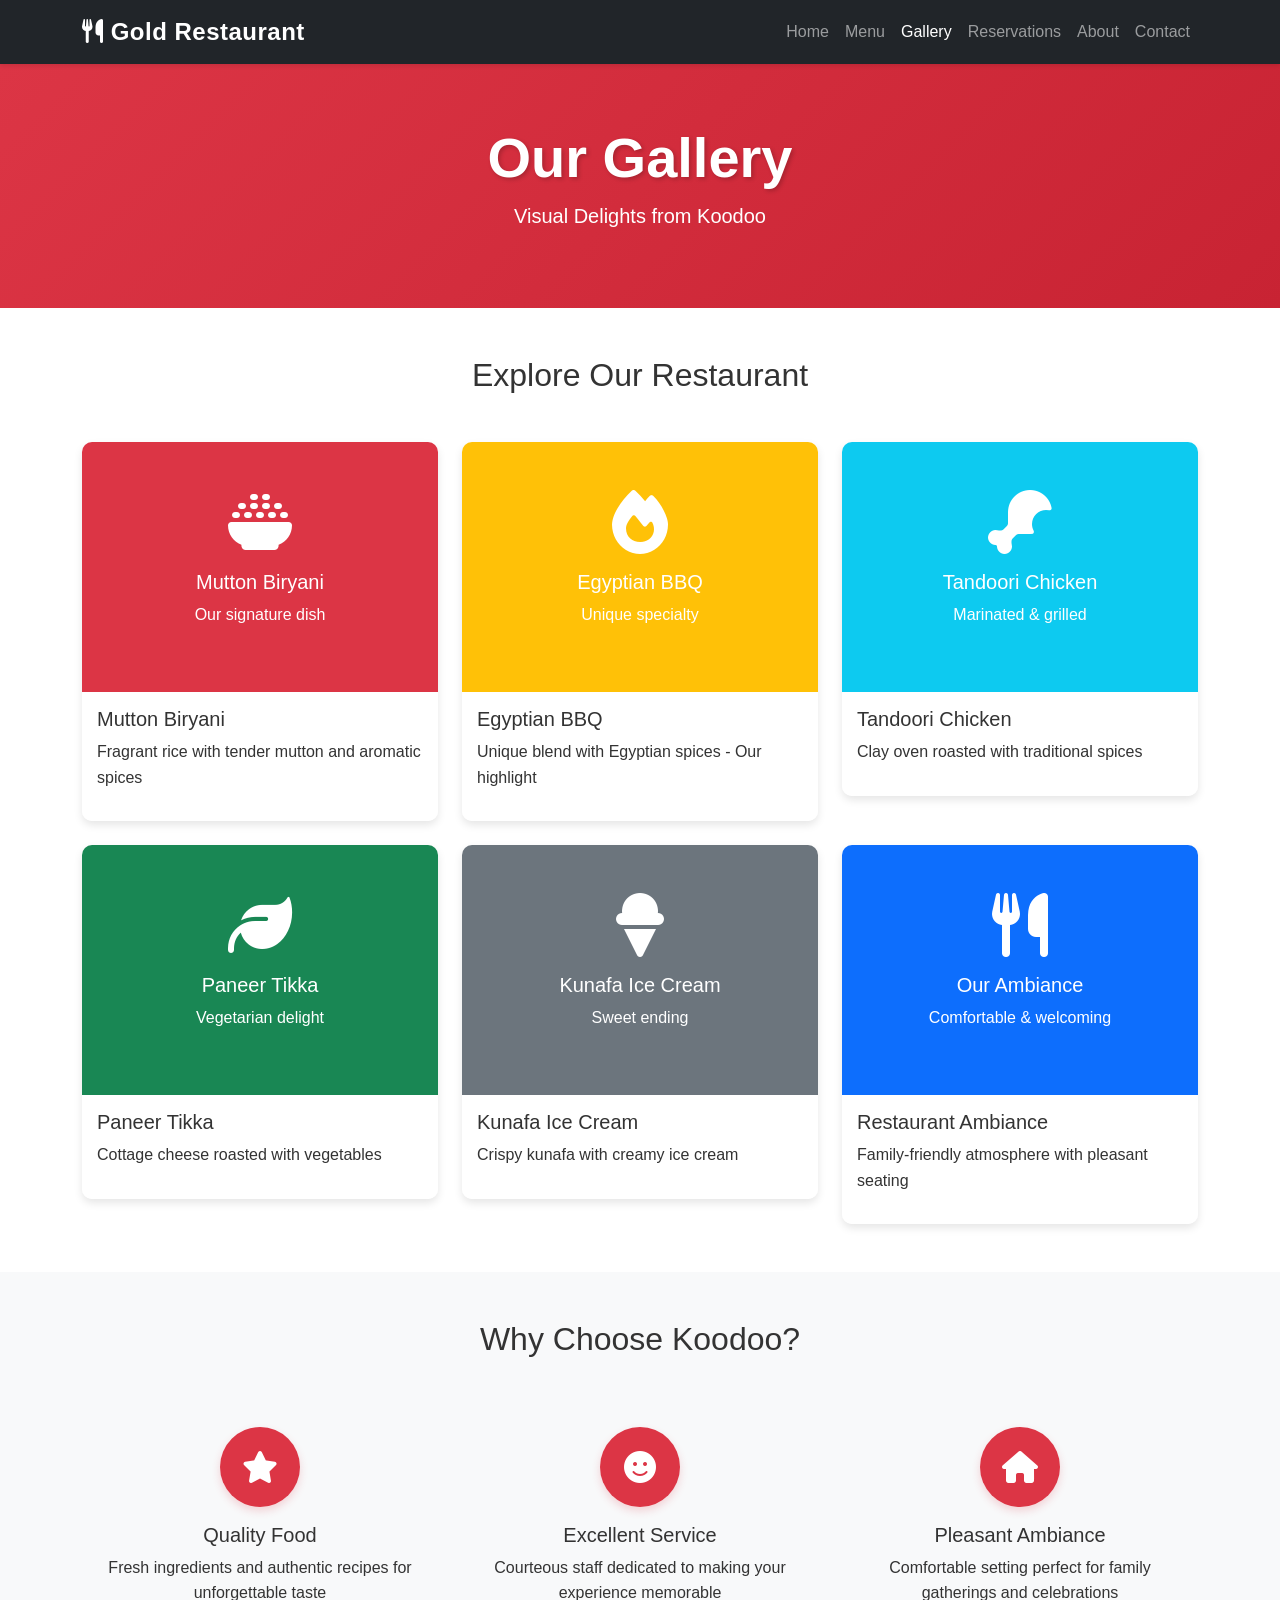
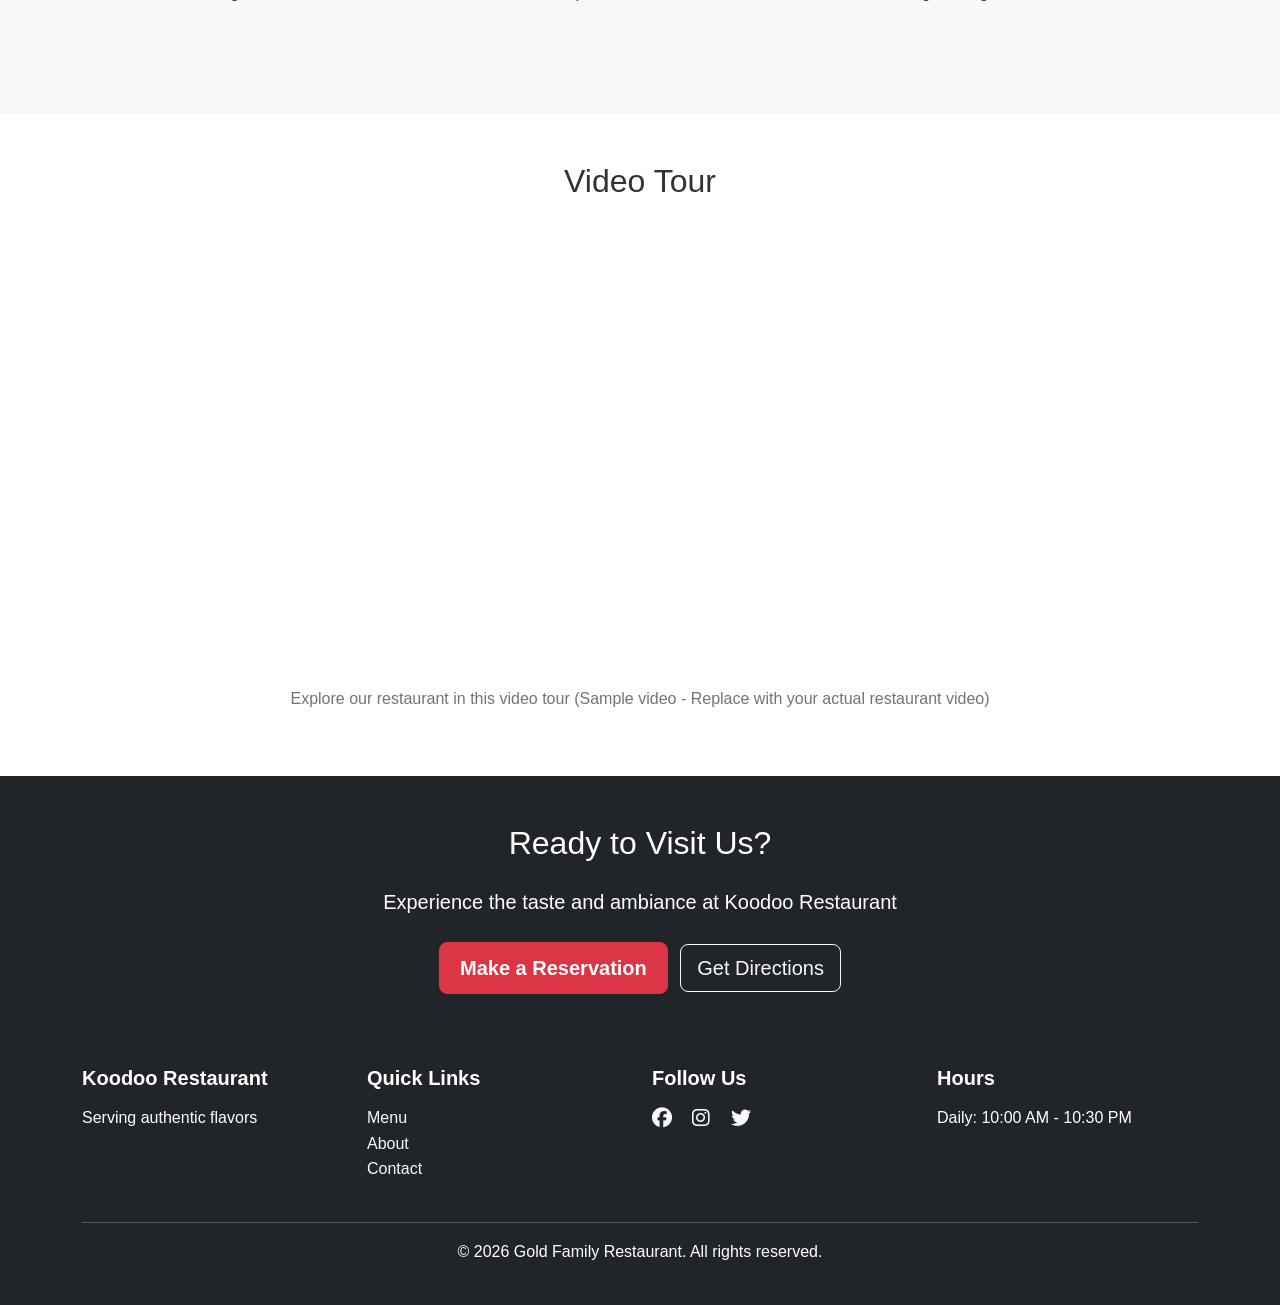
<file: gallery.html>
<!DOCTYPE html>
<html lang="en">
<head>
    <meta charset="UTF-8">
    <meta name="viewport" content="width=device-width, initial-scale=1.0">
    <title>Gallery | Gold Family Restaurant</title>
    <link href="https://cdn.jsdelivr.net/npm/bootstrap@5.3.0/dist/css/bootstrap.min.css" rel="stylesheet">
    <link href="https://cdnjs.cloudflare.com/ajax/libs/font-awesome/6.4.0/css/all.min.css" rel="stylesheet">
    <link rel="stylesheet" href="styles.css">
</head>
<body>
    <!-- Navigation Bar -->
    <nav class="navbar navbar-expand-lg navbar-dark bg-dark sticky-top">
        <div class="container">
            <a class="navbar-brand fw-bold" href="index.html">
                <i class="fas fa-utensils"></i> Gold Restaurant
            </a>
            <button class="navbar-toggler" type="button" data-bs-toggle="collapse" data-bs-target="#navbarNav">
                <span class="navbar-toggler-icon"></span>
            </button>
            <div class="collapse navbar-collapse" id="navbarNav">
                <ul class="navbar-nav ms-auto">
                    <li class="nav-item"><a class="nav-link" href="index.html">Home</a></li>
                    <li class="nav-item"><a class="nav-link" href="menu.html">Menu</a></li>
                    <li class="nav-item"><a class="nav-link active" href="gallery.html">Gallery</a></li>
                    <li class="nav-item"><a class="nav-link" href="reservations.html">Reservations</a></li>
                    <li class="nav-item"><a class="nav-link" href="about.html">About</a></li>
                    <li class="nav-item"><a class="nav-link" href="contact.html">Contact</a></li>
                </ul>
            </div>
        </div>
    </nav>

    <!-- Page Header -->
    <section class="page-header">
        <div class="container">
            <h1 class="display-4 fw-bold text-white">Our Gallery</h1>
            <p class="lead text-white">Visual Delights from Koodoo</p>
        </div>
    </section>

    <!-- Gallery Content -->
    <section class="py-5">
        <div class="container">
            <h2 class="text-center mb-5">Explore Our Restaurant</h2>
            
            <!-- Gallery Grid -->
            <div class="row g-4 gallery-grid">
                <!-- Dishes -->
                <div class="col-md-6 col-lg-4">
                    <div class="gallery-item">
                        <div class="gallery-placeholder bg-danger">
                            <div class="d-flex align-items-center justify-content-center h-100">
                                <div class="text-center text-white">
                                    <i class="fas fa-bowl-rice fa-4x mb-3"></i>
                                    <h5>Mutton Biryani</h5>
                                    <p>Our signature dish</p>
                                </div>
                            </div>
                        </div>
                        <div class="gallery-info">
                            <h5>Mutton Biryani</h5>
                            <p>Fragrant rice with tender mutton and aromatic spices</p>
                        </div>
                    </div>
                </div>

                <div class="col-md-6 col-lg-4">
                    <div class="gallery-item">
                        <div class="gallery-placeholder bg-warning">
                            <div class="d-flex align-items-center justify-content-center h-100">
                                <div class="text-center text-white">
                                    <i class="fas fa-fire fa-4x mb-3"></i>
                                    <h5>Egyptian BBQ</h5>
                                    <p>Unique specialty</p>
                                </div>
                            </div>
                        </div>
                        <div class="gallery-info">
                            <h5>Egyptian BBQ</h5>
                            <p>Unique blend with Egyptian spices - Our highlight</p>
                        </div>
                    </div>
                </div>

                <div class="col-md-6 col-lg-4">
                    <div class="gallery-item">
                        <div class="gallery-placeholder bg-info">
                            <div class="d-flex align-items-center justify-content-center h-100">
                                <div class="text-center text-white">
                                    <i class="fas fa-drumstick-bite fa-4x mb-3"></i>
                                    <h5>Tandoori Chicken</h5>
                                    <p>Marinated & grilled</p>
                                </div>
                            </div>
                        </div>
                        <div class="gallery-info">
                            <h5>Tandoori Chicken</h5>
                            <p>Clay oven roasted with traditional spices</p>
                        </div>
                    </div>
                </div>

                <div class="col-md-6 col-lg-4">
                    <div class="gallery-item">
                        <div class="gallery-placeholder bg-success">
                            <div class="d-flex align-items-center justify-content-center h-100">
                                <div class="text-center text-white">
                                    <i class="fas fa-leaf fa-4x mb-3"></i>
                                    <h5>Paneer Tikka</h5>
                                    <p>Vegetarian delight</p>
                                </div>
                            </div>
                        </div>
                        <div class="gallery-info">
                            <h5>Paneer Tikka</h5>
                            <p>Cottage cheese roasted with vegetables</p>
                        </div>
                    </div>
                </div>

                <div class="col-md-6 col-lg-4">
                    <div class="gallery-item">
                        <div class="gallery-placeholder bg-secondary">
                            <div class="d-flex align-items-center justify-content-center h-100">
                                <div class="text-center text-white">
                                    <i class="fas fa-ice-cream fa-4x mb-3"></i>
                                    <h5>Kunafa Ice Cream</h5>
                                    <p>Sweet ending</p>
                                </div>
                            </div>
                        </div>
                        <div class="gallery-info">
                            <h5>Kunafa Ice Cream</h5>
                            <p>Crispy kunafa with creamy ice cream</p>
                        </div>
                    </div>
                </div>

                <div class="col-md-6 col-lg-4">
                    <div class="gallery-item">
                        <div class="gallery-placeholder bg-primary">
                            <div class="d-flex align-items-center justify-content-center h-100">
                                <div class="text-center text-white">
                                    <i class="fas fa-utensils fa-4x mb-3"></i>
                                    <h5>Our Ambiance</h5>
                                    <p>Comfortable & welcoming</p>
                                </div>
                            </div>
                        </div>
                        <div class="gallery-info">
                            <h5>Restaurant Ambiance</h5>
                            <p>Family-friendly atmosphere with pleasant seating</p>
                        </div>
                    </div>
                </div>
            </div>
        </div>
    </section>

    <!-- Photo Features Section -->
    <section class="py-5 bg-light">
        <div class="container">
            <h2 class="text-center mb-5">Why Choose Koodoo?</h2>
            <div class="row">
                <div class="col-md-4 mb-4">
                    <div class="feature-card text-center">
                        <div class="feature-icon bg-danger rounded-circle d-inline-flex align-items-center justify-content-center mb-3" style="width: 80px; height: 80px;">
                            <i class="fas fa-star text-white fa-2x"></i>
                        </div>
                        <h5>Quality Food</h5>
                        <p>Fresh ingredients and authentic recipes for unforgettable taste</p>
                    </div>
                </div>
                <div class="col-md-4 mb-4">
                    <div class="feature-card text-center">
                        <div class="feature-icon bg-danger rounded-circle d-inline-flex align-items-center justify-content-center mb-3" style="width: 80px; height: 80px;">
                            <i class="fas fa-smile text-white fa-2x"></i>
                        </div>
                        <h5>Excellent Service</h5>
                        <p>Courteous staff dedicated to making your experience memorable</p>
                    </div>
                </div>
                <div class="col-md-4 mb-4">
                    <div class="feature-card text-center">
                        <div class="feature-icon bg-danger rounded-circle d-inline-flex align-items-center justify-content-center mb-3" style="width: 80px; height: 80px;">
                            <i class="fas fa-home text-white fa-2x"></i>
                        </div>
                        <h5>Pleasant Ambiance</h5>
                        <p>Comfortable setting perfect for family gatherings and celebrations</p>
                    </div>
                </div>
            </div>
        </div>
    </section>

    <!-- Video Section -->
    <section class="py-5">
        <div class="container">
            <h2 class="text-center mb-5">Video Tour</h2>
            <div class="row">
                <div class="col-lg-8 mx-auto">
                    <div class="ratio ratio-16x9 mb-4">
                        <iframe width="100%" height="400" src="https://www.youtube.com/embed/dQw4w9WgXcQ" title="Koodoo Restaurant Tour" frameborder="0" allow="accelerometer; autoplay; clipboard-write; encrypted-media; gyroscope; picture-in-picture" allowfullscreen></iframe>
                    </div>
                    <p class="text-center text-muted">Explore our restaurant in this video tour (Sample video - Replace with your actual restaurant video)</p>
                </div>
            </div>
        </div>
    </section>

    <!-- Call to Action -->
    <section class="py-5 bg-dark text-white">
        <div class="container text-center">
            <h2 class="mb-4">Ready to Visit Us?</h2>
            <p class="lead mb-4">Experience the taste and ambiance at Koodoo Restaurant</p>
            <a href="reservations.html" class="btn btn-danger btn-lg me-2">Make a Reservation</a>
            <a href="contact.html" class="btn btn-outline-light btn-lg">Get Directions</a>
        </div>
    </section>

    <!-- Footer -->
    <footer class="bg-dark text-white py-4">
        <div class="container">
            <div class="row mb-4">
                <div class="col-md-3">
                    <h5>Koodoo Restaurant</h5>
                    <p>Serving authentic flavors</p>
                </div>
                <div class="col-md-3">
                    <h5>Quick Links</h5>
                    <ul class="list-unstyled">
                        <li><a href="menu.html" class="text-decoration-none text-light">Menu</a></li>
                        <li><a href="about.html" class="text-decoration-none text-light">About</a></li>
                        <li><a href="contact.html" class="text-decoration-none text-light">Contact</a></li>
                    </ul>
                </div>
                <div class="col-md-3">
                    <h5>Follow Us</h5>
                    <div>
                        <a href="#" class="text-decoration-none text-light me-3"><i class="fab fa-facebook fa-lg"></i></a>
                        <a href="#" class="text-decoration-none text-light me-3"><i class="fab fa-instagram fa-lg"></i></a>
                        <a href="#" class="text-decoration-none text-light me-3"><i class="fab fa-twitter fa-lg"></i></a>
                    </div>
                </div>
                <div class="col-md-3">
                    <h5>Hours</h5>
                    <p>Daily: 10:00 AM - 10:30 PM</p>
                </div>
            </div>
            <hr>
            <div class="text-center">
                <p>&copy; 2026 Gold Family Restaurant. All rights reserved.</p>
            </div>
        </div>
    </footer>

    <script src="https://cdn.jsdelivr.net/npm/bootstrap@5.3.0/dist/js/bootstrap.bundle.min.js"></script>
    <script src="script.js"></script>
</body>
</html>
</file>
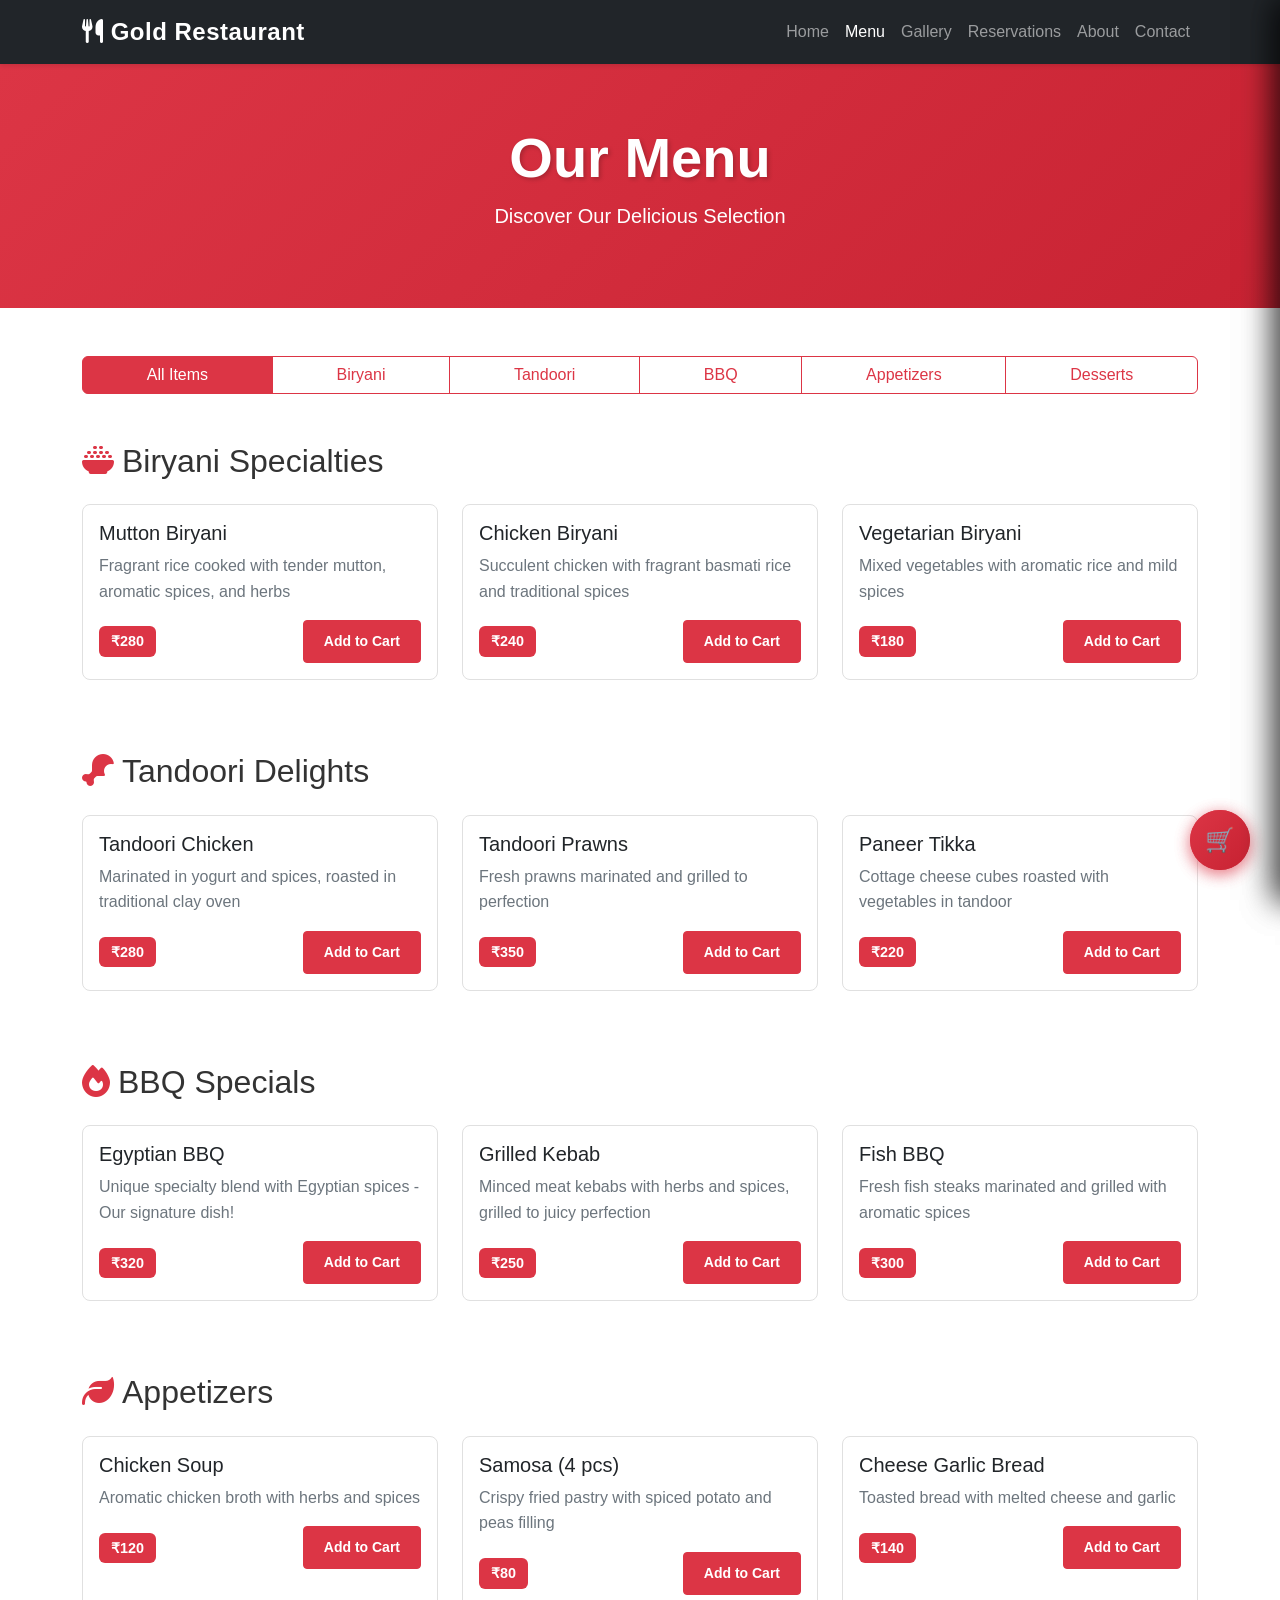
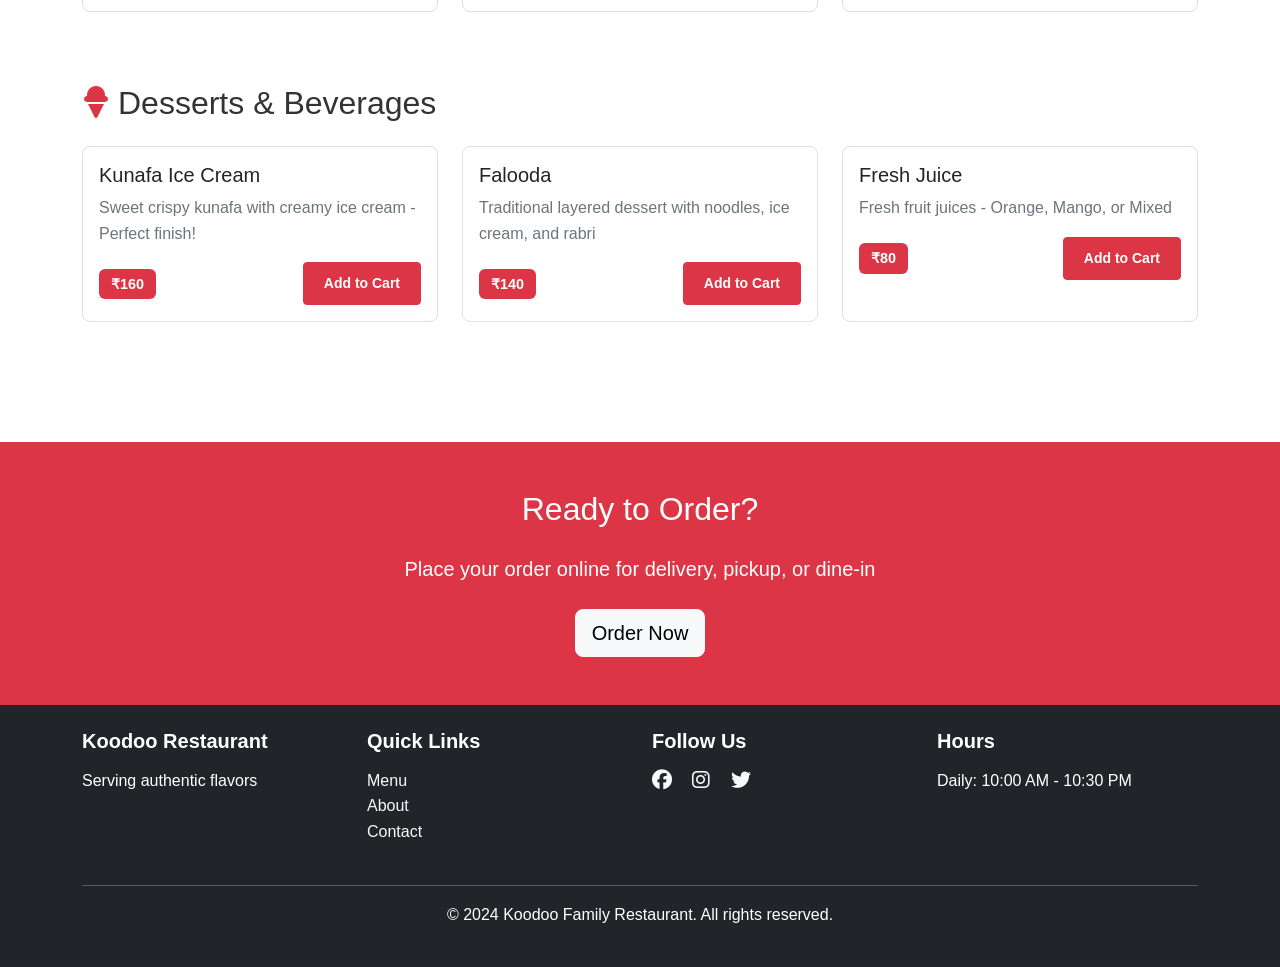
<file: menu.html>
<!DOCTYPE html>
<html lang="en">
<head>
    <meta charset="UTF-8">
    <meta name="viewport" content="width=device-width, initial-scale=1.0">
    <title>Menu | Gold Family Restaurant</title>
    <link href="https://cdn.jsdelivr.net/npm/bootstrap@5.3.0/dist/css/bootstrap.min.css" rel="stylesheet">
    <link href="https://cdnjs.cloudflare.com/ajax/libs/font-awesome/6.4.0/css/all.min.css" rel="stylesheet">
    <link rel="stylesheet" href="styles.css">
</head>
<body>
    <!-- Navigation Bar -->
    <nav class="navbar navbar-expand-lg navbar-dark bg-dark sticky-top">
        <div class="container">
            <a class="navbar-brand fw-bold" href="index.html">
                <i class="fas fa-utensils"></i> Gold Restaurant
            </a>
            <button class="navbar-toggler" type="button" data-bs-toggle="collapse" data-bs-target="#navbarNav">
                <span class="navbar-toggler-icon"></span>
            </button>
            <div class="collapse navbar-collapse" id="navbarNav">
                <ul class="navbar-nav ms-auto">
                    <li class="nav-item"><a class="nav-link" href="index.html">Home</a></li>
                    <li class="nav-item"><a class="nav-link active" href="menu.html">Menu</a></li>
                    <li class="nav-item"><a class="nav-link" href="gallery.html">Gallery</a></li>
                    <li class="nav-item"><a class="nav-link" href="reservations.html">Reservations</a></li>
                    <li class="nav-item"><a class="nav-link" href="about.html">About</a></li>
                    <li class="nav-item"><a class="nav-link" href="contact.html">Contact</a></li>
                </ul>
            </div>
        </div>
    </nav>

    <!-- Page Header -->
    <section class="page-header">
        <div class="container">
            <h1 class="display-4 fw-bold text-white">Our Menu</h1>
            <p class="lead text-white">Discover Our Delicious Selection</p>
        </div>
    </section>

    <!-- Menu Content -->
    <section class="py-5">
        <div class="container">
            <!-- Menu Filter -->
            <div class="row mb-5">
                <div class="col-12">
                    <div class="btn-group w-100 flex-wrap" role="group">
                        <input type="radio" class="btn-check" name="category" id="all" value="all" checked>
                        <label class="btn btn-outline-danger" for="all">All Items</label>

                        <input type="radio" class="btn-check" name="category" id="biryani" value="biryani">
                        <label class="btn btn-outline-danger" for="biryani">Biryani</label>

                        <input type="radio" class="btn-check" name="category" id="tandoori" value="tandoori">
                        <label class="btn btn-outline-danger" for="tandoori">Tandoori</label>

                        <input type="radio" class="btn-check" name="category" id="bbq" value="bbq">
                        <label class="btn btn-outline-danger" for="bbq">BBQ</label>

                        <input type="radio" class="btn-check" name="category" id="appetizers" value="appetizers">
                        <label class="btn btn-outline-danger" for="appetizers">Appetizers</label>

                        <input type="radio" class="btn-check" name="category" id="desserts" value="desserts">
                        <label class="btn btn-outline-danger" for="desserts">Desserts</label>
                    </div>
                </div>
            </div>

            <!-- Biryani Section -->
            <div class="menu-category" data-category="biryani">
                <h2 class="mb-4"><i class="fas fa-bowl-rice text-danger me-2"></i>Biryani Specialties</h2>
                <div class="row mb-5">
                    <div class="col-md-6 col-lg-4 mb-4">
                        <div class="card h-100 menu-card">
                            <div class="card-body">
                                <h5 class="card-title">Mutton Biryani</h5>
                                <p class="card-text text-muted">Fragrant rice cooked with tender mutton, aromatic spices, and herbs</p>
                                <div class="d-flex justify-content-between align-items-center">
                                    <span class="badge bg-danger">₹280</span>
                                    <button class="btn btn-sm btn-danger" onclick="addToCart('Mutton Biryani', 280)">Add to Cart</button>
                                </div>
                            </div>
                        </div>
                    </div>
                    <div class="col-md-6 col-lg-4 mb-4">
                        <div class="card h-100 menu-card">
                            <div class="card-body">
                                <h5 class="card-title">Chicken Biryani</h5>
                                <p class="card-text text-muted">Succulent chicken with fragrant basmati rice and traditional spices</p>
                                <div class="d-flex justify-content-between align-items-center">
                                    <span class="badge bg-danger">₹240</span>
                                    <button class="btn btn-sm btn-danger" onclick="addToCart('Chicken Biryani', 240)">Add to Cart</button>
                                </div>
                            </div>
                        </div>
                    </div>
                    <div class="col-md-6 col-lg-4 mb-4">
                        <div class="card h-100 menu-card">
                            <div class="card-body">
                                <h5 class="card-title">Vegetarian Biryani</h5>
                                <p class="card-text text-muted">Mixed vegetables with aromatic rice and mild spices</p>
                                <div class="d-flex justify-content-between align-items-center">
                                    <span class="badge bg-danger">₹180</span>
                                    <button class="btn btn-sm btn-danger" onclick="addToCart('Vegetarian Biryani', 180)">Add to Cart</button>
                                </div>
                            </div>
                        </div>
                    </div>
                </div>
            </div>

            <!-- Tandoori Section -->
            <div class="menu-category" data-category="tandoori">
                <h2 class="mb-4"><i class="fas fa-drumstick-bite text-danger me-2"></i>Tandoori Delights</h2>
                <div class="row mb-5">
                    <div class="col-md-6 col-lg-4 mb-4">
                        <div class="card h-100 menu-card">
                            <div class="card-body">
                                <h5 class="card-title">Tandoori Chicken</h5>
                                <p class="card-text text-muted">Marinated in yogurt and spices, roasted in traditional clay oven</p>
                                <div class="d-flex justify-content-between align-items-center">
                                    <span class="badge bg-danger">₹280</span>
                                    <button class="btn btn-sm btn-danger" onclick="addToCart('Tandoori Chicken', 280)">Add to Cart</button>
                                </div>
                            </div>
                        </div>
                    </div>
                    <div class="col-md-6 col-lg-4 mb-4">
                        <div class="card h-100 menu-card">
                            <div class="card-body">
                                <h5 class="card-title">Tandoori Prawns</h5>
                                <p class="card-text text-muted">Fresh prawns marinated and grilled to perfection</p>
                                <div class="d-flex justify-content-between align-items-center">
                                    <span class="badge bg-danger">₹350</span>
                                    <button class="btn btn-sm btn-danger" onclick="addToCart('Tandoori Prawns', 350)">Add to Cart</button>
                                </div>
                            </div>
                        </div>
                    </div>
                    <div class="col-md-6 col-lg-4 mb-4">
                        <div class="card h-100 menu-card">
                            <div class="card-body">
                                <h5 class="card-title">Paneer Tikka</h5>
                                <p class="card-text text-muted">Cottage cheese cubes roasted with vegetables in tandoor</p>
                                <div class="d-flex justify-content-between align-items-center">
                                    <span class="badge bg-danger">₹220</span>
                                    <button class="btn btn-sm btn-danger" onclick="addToCart('Paneer Tikka', 220)">Add to Cart</button>
                                </div>
                            </div>
                        </div>
                    </div>
                </div>
            </div>

            <!-- BBQ Section -->
            <div class="menu-category" data-category="bbq">
                <h2 class="mb-4"><i class="fas fa-fire text-danger me-2"></i>BBQ Specials</h2>
                <div class="row mb-5">
                    <div class="col-md-6 col-lg-4 mb-4">
                        <div class="card h-100 menu-card">
                            <div class="card-body">
                                <h5 class="card-title">Egyptian BBQ</h5>
                                <p class="card-text text-muted">Unique specialty blend with Egyptian spices - Our signature dish!</p>
                                <div class="d-flex justify-content-between align-items-center">
                                    <span class="badge bg-danger">₹320</span>
                                    <button class="btn btn-sm btn-danger" onclick="addToCart('Egyptian BBQ', 320)">Add to Cart</button>
                                </div>
                            </div>
                        </div>
                    </div>
                    <div class="col-md-6 col-lg-4 mb-4">
                        <div class="card h-100 menu-card">
                            <div class="card-body">
                                <h5 class="card-title">Grilled Kebab</h5>
                                <p class="card-text text-muted">Minced meat kebabs with herbs and spices, grilled to juicy perfection</p>
                                <div class="d-flex justify-content-between align-items-center">
                                    <span class="badge bg-danger">₹250</span>
                                    <button class="btn btn-sm btn-danger" onclick="addToCart('Grilled Kebab', 250)">Add to Cart</button>
                                </div>
                            </div>
                        </div>
                    </div>
                    <div class="col-md-6 col-lg-4 mb-4">
                        <div class="card h-100 menu-card">
                            <div class="card-body">
                                <h5 class="card-title">Fish BBQ</h5>
                                <p class="card-text text-muted">Fresh fish steaks marinated and grilled with aromatic spices</p>
                                <div class="d-flex justify-content-between align-items-center">
                                    <span class="badge bg-danger">₹300</span>
                                    <button class="btn btn-sm btn-danger" onclick="addToCart('Fish BBQ', 300)">Add to Cart</button>
                                </div>
                            </div>
                        </div>
                    </div>
                </div>
            </div>

            <!-- Appetizers Section -->
            <div class="menu-category" data-category="appetizers">
                <h2 class="mb-4"><i class="fas fa-leaf text-danger me-2"></i>Appetizers</h2>
                <div class="row mb-5">
                    <div class="col-md-6 col-lg-4 mb-4">
                        <div class="card h-100 menu-card">
                            <div class="card-body">
                                <h5 class="card-title">Chicken Soup</h5>
                                <p class="card-text text-muted">Aromatic chicken broth with herbs and spices</p>
                                <div class="d-flex justify-content-between align-items-center">
                                    <span class="badge bg-danger">₹120</span>
                                    <button class="btn btn-sm btn-danger" onclick="addToCart('Chicken Soup', 120)">Add to Cart</button>
                                </div>
                            </div>
                        </div>
                    </div>
                    <div class="col-md-6 col-lg-4 mb-4">
                        <div class="card h-100 menu-card">
                            <div class="card-body">
                                <h5 class="card-title">Samosa (4 pcs)</h5>
                                <p class="card-text text-muted">Crispy fried pastry with spiced potato and peas filling</p>
                                <div class="d-flex justify-content-between align-items-center">
                                    <span class="badge bg-danger">₹80</span>
                                    <button class="btn btn-sm btn-danger" onclick="addToCart('Samosa (4 pcs)', 80)">Add to Cart</button>
                                </div>
                            </div>
                        </div>
                    </div>
                    <div class="col-md-6 col-lg-4 mb-4">
                        <div class="card h-100 menu-card">
                            <div class="card-body">
                                <h5 class="card-title">Cheese Garlic Bread</h5>
                                <p class="card-text text-muted">Toasted bread with melted cheese and garlic</p>
                                <div class="d-flex justify-content-between align-items-center">
                                    <span class="badge bg-danger">₹140</span>
                                    <button class="btn btn-sm btn-danger" onclick="addToCart('Cheese Garlic Bread', 140)">Add to Cart</button>
                                </div>
                            </div>
                        </div>
                    </div>
                </div>
            </div>

            <!-- Desserts Section -->
            <div class="menu-category" data-category="desserts">
                <h2 class="mb-4"><i class="fas fa-ice-cream text-danger me-2"></i>Desserts & Beverages</h2>
                <div class="row mb-5">
                    <div class="col-md-6 col-lg-4 mb-4">
                        <div class="card h-100 menu-card">
                            <div class="card-body">
                                <h5 class="card-title">Kunafa Ice Cream</h5>
                                <p class="card-text text-muted">Sweet crispy kunafa with creamy ice cream - Perfect finish!</p>
                                <div class="d-flex justify-content-between align-items-center">
                                    <span class="badge bg-danger">₹160</span>
                                    <button class="btn btn-sm btn-danger" onclick="addToCart('Kunafa Ice Cream', 160)">Add to Cart</button>
                                </div>
                            </div>
                        </div>
                    </div>
                    <div class="col-md-6 col-lg-4 mb-4">
                        <div class="card h-100 menu-card">
                            <div class="card-body">
                                <h5 class="card-title">Falooda</h5>
                                <p class="card-text text-muted">Traditional layered dessert with noodles, ice cream, and rabri</p>
                                <div class="d-flex justify-content-between align-items-center">
                                    <span class="badge bg-danger">₹140</span>
                                    <button class="btn btn-sm btn-danger" onclick="addToCart('Falooda', 140)">Add to Cart</button>
                                </div>
                            </div>
                        </div>
                    </div>
                    <div class="col-md-6 col-lg-4 mb-4">
                        <div class="card h-100 menu-card">
                            <div class="card-body">
                                <h5 class="card-title">Fresh Juice</h5>
                                <p class="card-text text-muted">Fresh fruit juices - Orange, Mango, or Mixed</p>
                                <div class="d-flex justify-content-between align-items-center">
                                    <span class="badge bg-danger">₹80</span>
                                    <button class="btn btn-sm btn-danger" onclick="addToCart('Fresh Juice', 80)">Add to Cart</button>
                                </div>
                            </div>
                        </div>
                    </div>
                </div>
            </div>
        </div>
    </section>

    <!-- Call to Action -->
    <section class="py-5 bg-danger text-white">
        <div class="container text-center">
            <h2 class="mb-4">Ready to Order?</h2>
            <p class="lead mb-4">Place your order online for delivery, pickup, or dine-in</p>
            <a href="reservations.html" class="btn btn-light btn-lg">Order Now</a>
        </div>
    </section>

    <!-- Footer -->
    <footer class="bg-dark text-white py-4">
        <div class="container">
            <div class="row mb-4">
                <div class="col-md-3">
                    <h5>Koodoo Restaurant</h5>
                    <p>Serving authentic flavors</p>
                </div>
                <div class="col-md-3">
                    <h5>Quick Links</h5>
                    <ul class="list-unstyled">
                        <li><a href="menu.html" class="text-decoration-none text-light">Menu</a></li>
                        <li><a href="about.html" class="text-decoration-none text-light">About</a></li>
                        <li><a href="contact.html" class="text-decoration-none text-light">Contact</a></li>
                    </ul>
                </div>
                <div class="col-md-3">
                    <h5>Follow Us</h5>
                    <div>
                        <a href="#" class="text-decoration-none text-light me-3"><i class="fab fa-facebook fa-lg"></i></a>
                        <a href="#" class="text-decoration-none text-light me-3"><i class="fab fa-instagram fa-lg"></i></a>
                        <a href="#" class="text-decoration-none text-light me-3"><i class="fab fa-twitter fa-lg"></i></a>
                    </div>
                </div>
                <div class="col-md-3">
                    <h5>Hours</h5>
                    <p>Daily: 10:00 AM - 10:30 PM</p>
                </div>
            </div>
            <hr>
            <div class="text-center">
                <p>&copy; 2024 Koodoo Family Restaurant. All rights reserved.</p>
            </div>
        </div>
    </footer>

    <script src="https://cdn.jsdelivr.net/npm/bootstrap@5.3.0/dist/js/bootstrap.bundle.min.js"></script>
    <script src="script.js"></script>

    <!-- Cart Sidebar -->
    <div class="cart-sidebar" id="cartSidebar">
        <div class="cart-header">
            <h3 class="mb-0">🛒 Your Order</h3>
            <button class="cart-close-btn" onclick="toggleCart()">×</button>
        </div>
        <div class="cart-items-container" id="cartItemsList">
            <div class="cart-empty">
                <i class="fas fa-shopping-cart"></i>
                <p>Your cart is empty</p>
                <small>Add items to get started</small>
            </div>
        </div>
        <div class="cart-summary">
            <div class="summary-row">
                <span>Subtotal:</span>
                <span id="cartSubtotal">₹0</span>
            </div>
            <div class="summary-row">
                <span>Delivery:</span>
                <span id="cartDelivery">₹50</span>
            </div>
            <div class="summary-row total">
                <span>Total:</span>
                <span id="cartTotal">₹0</span>
            </div>
            <button class="checkout-btn" onclick="openCheckout()" id="checkoutBtnCart">
                Proceed to Checkout
            </button>
        </div>
    </div>

    <!-- Cart Overlay -->
    <div class="cart-overlay" id="cartOverlay" onclick="toggleCart()"></div>

    <!-- Cart Toggle Button -->
    <button class="cart-toggle-btn" onclick="toggleCart()" id="cartToggleBtn">
        🛒
        <span class="cart-badge" id="cartBadge" style="display: none;">0</span>
    </button>

    <!-- Checkout Modal -->
    <div class="checkout-modal" id="checkoutModal">
        <div class="checkout-content">
            <button class="checkout-close" onclick="closeCheckout()">×</button>
            <div class="checkout-header">
                <h2>Complete Your Order</h2>
            </div>
            <form id="checkoutForm" class="checkout-body" onsubmit="submitCheckout(event)">
                <div class="form-group-checkout">
                    <label>Full Name *</label>
                    <input type="text" id="checkoutName" required>
                </div>
                <div class="form-group-checkout">
                    <label>Email Address *</label>
                    <input type="email" id="checkoutEmail" required>
                </div>
                <div class="form-group-checkout">
                    <label>Phone Number *</label>
                    <input type="tel" id="checkoutPhone" placeholder="+91" required>
                </div>
                <div class="form-group-checkout">
                    <label>Order Type *</label>
                    <select id="checkoutOrderType" onchange="toggleDeliveryAddress()" required>
                        <option value="">Select Order Type</option>
                        <option value="Dine In">Dine In</option>
                        <option value="Takeaway">Takeaway</option>
                        <option value="Delivery">Delivery</option>
                    </select>
                </div>
                <div class="form-group-checkout" id="deliveryAddressGroup" style="display: none;">
                    <label>Delivery Address</label>
                    <textarea id="checkoutAddress" rows="3" placeholder="Enter your full address"></textarea>
                </div>
                <div class="form-group-checkout">
                    <label>Payment Method *</label>
                    <div class="payment-methods">
                        <div class="payment-option">
                            <input type="radio" id="payment_cod" name="payment" value="Cash on Delivery" checked>
                            <label for="payment_cod" class="payment-label">
                                <i class="fas fa-money-bill-wave"></i><br>
                                Cash on Delivery
                            </label>
                        </div>
                        <div class="payment-option">
                            <input type="radio" id="payment_upi" name="payment" value="UPI">
                            <label for="payment_upi" class="payment-label">
                                <i class="fas fa-mobile-alt"></i><br>
                                UPI
                            </label>
                        </div>
                        <div class="payment-option">
                            <input type="radio" id="payment_card" name="payment" value="Debit/Credit Card">
                            <label for="payment_card" class="payment-label">
                                <i class="fas fa-credit-card"></i><br>
                                Card
                            </label>
                        </div>
                        <div class="payment-option">
                            <input type="radio" id="payment_bank" name="payment" value="Bank Transfer">
                            <label for="payment_bank" class="payment-label">
                                <i class="fas fa-university"></i><br>
                                Bank Transfer
                            </label>
                        </div>
                    </div>
                </div>
                <div class="form-group-checkout">
                    <label>Special Requests</label>
                    <textarea id="checkoutRequests" rows="2" placeholder="Any special requests or dietary restrictions?"></textarea>
                </div>
                <button type="submit" class="submit-order-btn">
                    <i class="fas fa-check-circle me-2"></i>Confirm Order
                </button>
            </form>
        </div>
    </div>

    <script src="https://cdn.jsdelivr.net/npm/bootstrap@5.3.0/dist/js/bootstrap.bundle.min.js"></script>
    <script src="script.js"></script>

    <!-- Cart Sidebar -->
    <div class="cart-sidebar" id="cartSidebar">
        <div class="cart-header">
            <h3 class="mb-0">🛒 Your Order</h3>
            <button class="cart-close-btn" onclick="toggleCart()">×</button>
        </div>
        <div class="cart-items-container" id="cartItemsList">
            <div class="cart-empty">
                <i class="fas fa-shopping-cart"></i>
                <p>Your cart is empty</p>
                <small>Add items to get started</small>
            </div>
        </div>
        <div class="cart-summary">
            <div class="summary-row">
                <span>Subtotal:</span>
                <span id="cartSubtotal">₹0</span>
            </div>
            <div class="summary-row">
                <span>Delivery:</span>
                <span id="cartDelivery">₹50</span>
            </div>
            <div class="summary-row total">
                <span>Total:</span>
                <span id="cartTotal">₹0</span>
            </div>
            <button class="checkout-btn" onclick="openCheckout()" id="checkoutBtnCart">
                Proceed to Checkout
            </button>
        </div>
    </div>

    <!-- Cart Overlay -->
    <div class="cart-overlay" id="cartOverlay" onclick="toggleCart()"></div>

    <!-- Cart Toggle Button -->
    <button class="cart-toggle-btn" onclick="toggleCart()" id="cartToggleBtn">
        🛒
        <span class="cart-badge" id="cartBadge" style="display: none;">0</span>
    </button>

    <!-- Checkout Modal -->
    <div class="checkout-modal" id="checkoutModal">
        <div class="checkout-content">
            <button class="checkout-close" onclick="closeCheckout()">×</button>
            <div class="checkout-header">
                <h2>Complete Your Order</h2>
            </div>
            <form id="checkoutForm" class="checkout-body" onsubmit="submitCheckout(event)">
                <div class="form-group-checkout">
                    <label>Full Name *</label>
                    <input type="text" id="checkoutName" required>
                </div>
                <div class="form-group-checkout">
                    <label>Email Address *</label>
                    <input type="email" id="checkoutEmail" required>
                </div>
                <div class="form-group-checkout">
                    <label>Phone Number *</label>
                    <input type="tel" id="checkoutPhone" placeholder="+91" required>
                </div>
                <div class="form-group-checkout">
                    <label>Order Type *</label>
                    <select id="checkoutOrderType" onchange="toggleDeliveryAddress()" required>
                        <option value="">Select Order Type</option>
                        <option value="Dine In">Dine In</option>
                        <option value="Takeaway">Takeaway</option>
                        <option value="Delivery">Delivery</option>
                    </select>
                </div>
                <div class="form-group-checkout" id="deliveryAddressGroup" style="display: none;">
                    <label>Delivery Address</label>
                    <textarea id="checkoutAddress" rows="3" placeholder="Enter your full address"></textarea>
                </div>
                <div class="form-group-checkout">
                    <label>Payment Method *</label>
                    <div class="payment-methods">
                        <div class="payment-option">
                            <input type="radio" id="payment_cod" name="payment" value="Cash on Delivery" checked>
                            <label for="payment_cod" class="payment-label">
                                <i class="fas fa-money-bill-wave"></i><br>
                                Cash on Delivery
                            </label>
                        </div>
                        <div class="payment-option">
                            <input type="radio" id="payment_upi" name="payment" value="UPI">
                            <label for="payment_upi" class="payment-label">
                                <i class="fas fa-mobile-alt"></i><br>
                                UPI
                            </label>
                        </div>
                        <div class="payment-option">
                            <input type="radio" id="payment_card" name="payment" value="Debit/Credit Card">
                            <label for="payment_card" class="payment-label">
                                <i class="fas fa-credit-card"></i><br>
                                Card
                            </label>
                        </div>
                        <div class="payment-option">
                            <input type="radio" id="payment_bank" name="payment" value="Bank Transfer">
                            <label for="payment_bank" class="payment-label">
                                <i class="fas fa-university"></i><br>
                                Bank Transfer
                            </label>
                        </div>
                    </div>
                </div>
                <div class="form-group-checkout">
                    <label>Special Requests</label>
                    <textarea id="checkoutRequests" rows="2" placeholder="Any special requests or dietary restrictions?"></textarea>
                </div>
                <button type="submit" class="submit-order-btn">
                    <i class="fas fa-check-circle me-2"></i>Confirm Order
                </button>
            </form>
        </div>
    </div>
</body>
</html>
</file>
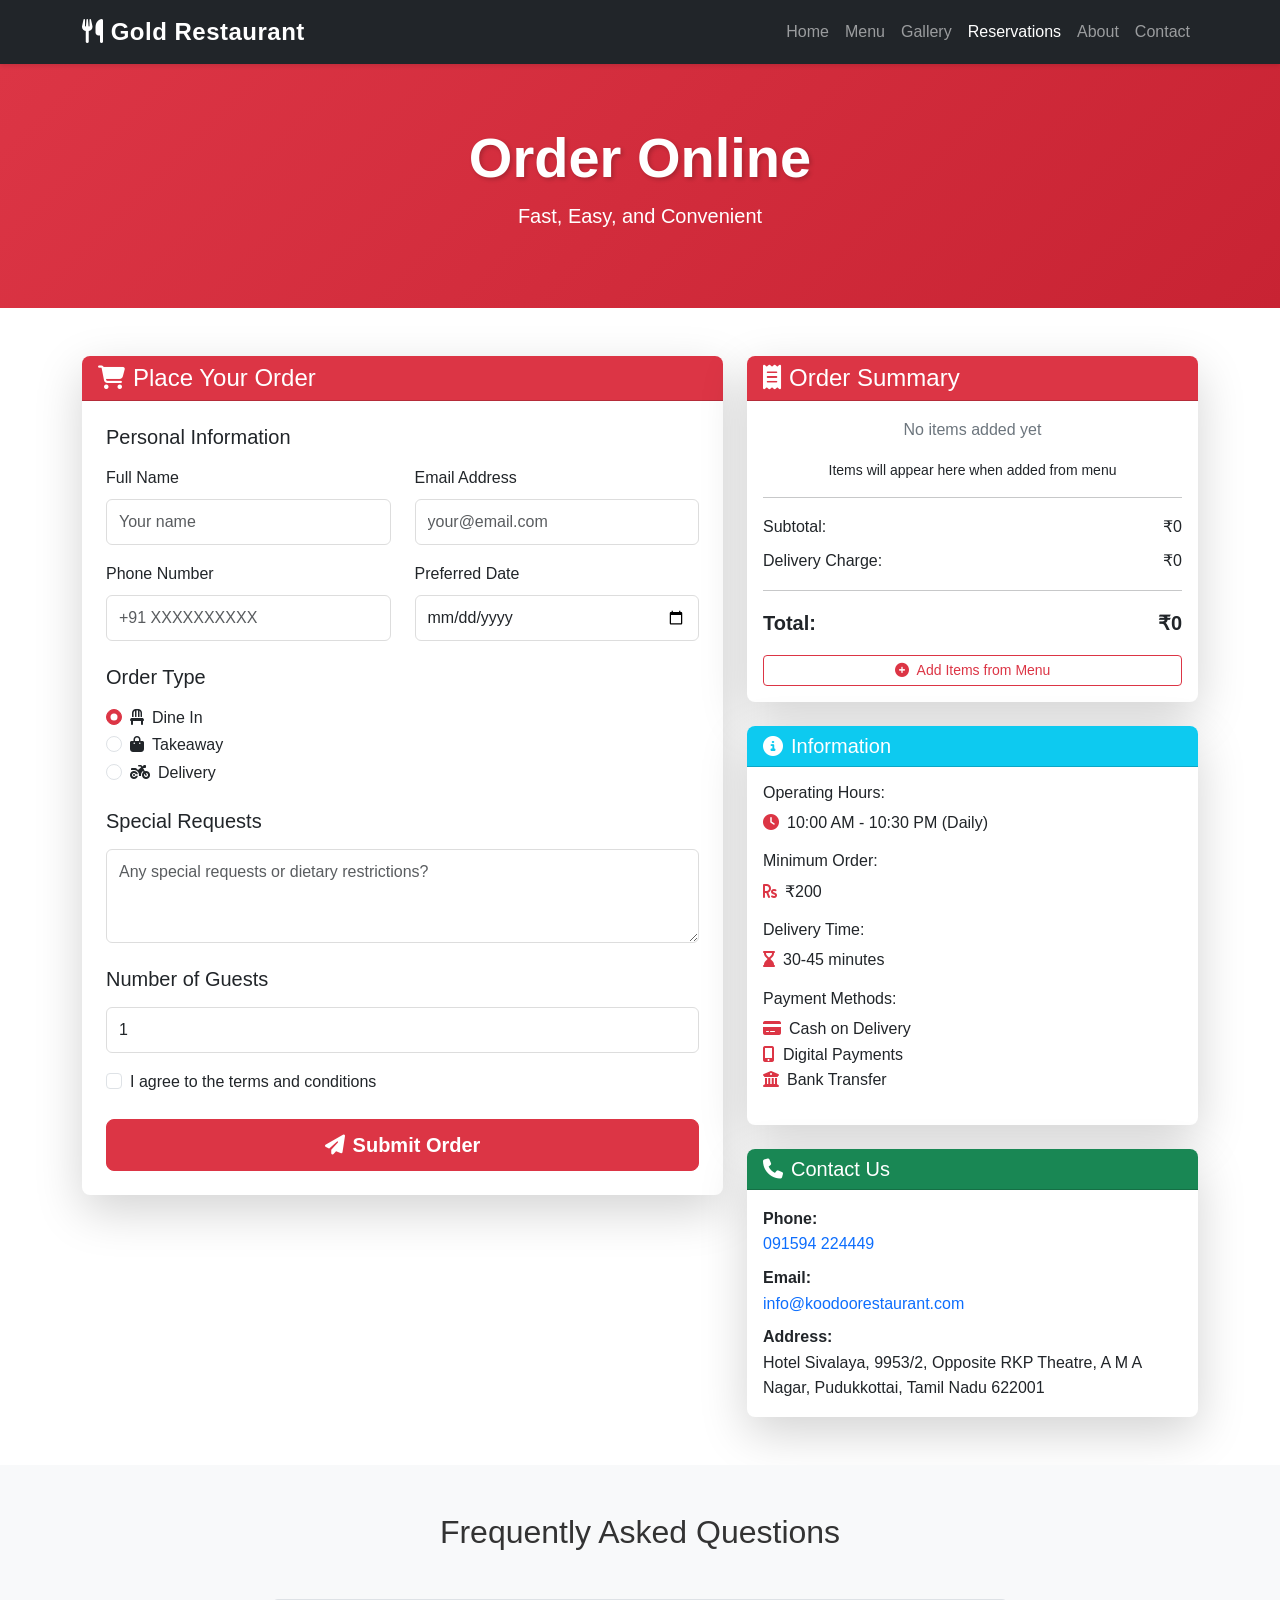
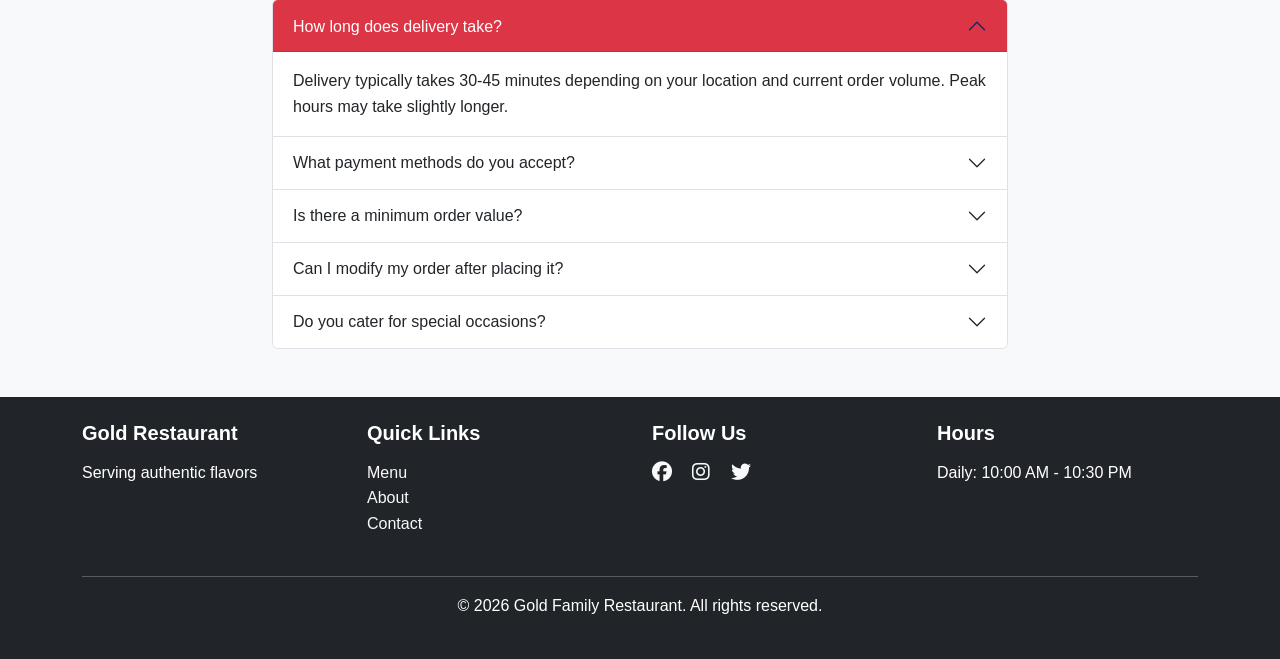
<file: reservations.html>
<!DOCTYPE html>
<html lang="en">
<head>
    <meta charset="UTF-8">
    <meta name="viewport" content="width=device-width, initial-scale=1.0">
    <title>Order Online | Gold Family Restaurant</title>
    <link href="https://cdn.jsdelivr.net/npm/bootstrap@5.3.0/dist/css/bootstrap.min.css" rel="stylesheet">
    <link href="https://cdnjs.cloudflare.com/ajax/libs/font-awesome/6.4.0/css/all.min.css" rel="stylesheet">
    <link rel="stylesheet" href="styles.css">
</head>
<body>
    <!-- Navigation Bar -->
    <nav class="navbar navbar-expand-lg navbar-dark bg-dark sticky-top">
        <div class="container">
            <a class="navbar-brand fw-bold" href="index.html">
                <i class="fas fa-utensils"></i> Gold Restaurant
            </a>
            <button class="navbar-toggler" type="button" data-bs-toggle="collapse" data-bs-target="#navbarNav">
                <span class="navbar-toggler-icon"></span>
            </button>
            <div class="collapse navbar-collapse" id="navbarNav">
                <ul class="navbar-nav ms-auto">
                    <li class="nav-item"><a class="nav-link" href="index.html">Home</a></li>
                    <li class="nav-item"><a class="nav-link" href="menu.html">Menu</a></li>
                    <li class="nav-item"><a class="nav-link" href="gallery.html">Gallery</a></li>
                    <li class="nav-item"><a class="nav-link active" href="reservations.html">Reservations</a></li>
                    <li class="nav-item"><a class="nav-link" href="about.html">About</a></li>
                    <li class="nav-item"><a class="nav-link" href="contact.html">Contact</a></li>
                </ul>
            </div>
        </div>
    </nav>

    <!-- Page Header -->
    <section class="page-header">
        <div class="container">
            <h1 class="display-4 fw-bold text-white">Order Online</h1>
            <p class="lead text-white">Fast, Easy, and Convenient</p>
        </div>
    </section>

    <!-- Main Content -->
    <section class="py-5">
        <div class="container">
            <div class="row">
                <!-- Order Form -->
                <div class="col-lg-7 mb-4">
                    <div class="card shadow-lg">
                        <div class="card-header bg-danger text-white">
                            <h4 class="mb-0"><i class="fas fa-shopping-cart me-2"></i>Place Your Order</h4>
                        </div>
                        <div class="card-body p-4">
                            <form id="orderForm">
                                <!-- Personal Information -->
                                <h5 class="mb-3">Personal Information</h5>
                                <div class="row mb-3">
                                    <div class="col-md-6">
                                        <label for="fullName" class="form-label">Full Name</label>
                                        <input type="text" class="form-control" id="fullName" placeholder="Your name" required>
                                    </div>
                                    <div class="col-md-6">
                                        <label for="email" class="form-label">Email Address</label>
                                        <input type="email" class="form-control" id="email" placeholder="your@email.com" required>
                                    </div>
                                </div>
                                <div class="row mb-3">
                                    <div class="col-md-6">
                                        <label for="phone" class="form-label">Phone Number</label>
                                        <input type="tel" class="form-control" id="phone" placeholder="+91 XXXXXXXXXX" required>
                                    </div>
                                    <div class="col-md-6">
                                        <label for="date" class="form-label">Preferred Date</label>
                                        <input type="date" class="form-control" id="date" required>
                                    </div>
                                </div>

                                <!-- Order Type -->
                                <h5 class="mb-3 mt-4">Order Type</h5>
                                <div class="mb-3">
                                    <div class="form-check">
                                        <input class="form-check-input" type="radio" name="orderType" id="dineIn" value="Dine In" checked>
                                        <label class="form-check-label" for="dineIn">
                                            <i class="fas fa-chair me-2"></i>Dine In
                                        </label>
                                    </div>
                                    <div class="form-check">
                                        <input class="form-check-input" type="radio" name="orderType" id="takeaway" value="Takeaway">
                                        <label class="form-check-label" for="takeaway">
                                            <i class="fas fa-shopping-bag me-2"></i>Takeaway
                                        </label>
                                    </div>
                                    <div class="form-check">
                                        <input class="form-check-input" type="radio" name="orderType" id="delivery" value="Delivery">
                                        <label class="form-check-label" for="delivery">
                                            <i class="fas fa-motorcycle me-2"></i>Delivery
                                        </label>
                                    </div>
                                </div>

                                <!-- Delivery Address (Hidden by default) -->
                                <div id="deliverySection" style="display: none;" class="mb-3">
                                    <label for="address" class="form-label">Delivery Address</label>
                                    <textarea class="form-control" id="address" rows="3" placeholder="Enter your full address"></textarea>
                                </div>

                                <!-- Special Requests -->
                                <h5 class="mb-3 mt-4">Special Requests</h5>
                                <div class="mb-3">
                                    <textarea class="form-control" id="requests" rows="3" placeholder="Any special requests or dietary restrictions?"></textarea>
                                </div>

                                <!-- Number of Guests -->
                                <h5 class="mb-3 mt-4">Number of Guests</h5>
                                <div class="mb-3">
                                    <input type="number" class="form-control" id="guests" min="1" max="50" value="1" placeholder="Number of guests" required>
                                </div>

                                <!-- Terms -->
                                <div class="form-check mb-4">
                                    <input class="form-check-input" type="checkbox" id="terms" required>
                                    <label class="form-check-label" for="terms">
                                        I agree to the terms and conditions
                                    </label>
                                </div>

                                <button type="submit" class="btn btn-danger btn-lg w-100">
                                    <i class="fas fa-paper-plane me-2"></i>Submit Order
                                </button>
                            </form>
                        </div>
                    </div>
                </div>

                <!-- Order Summary & Additional Info -->
                <div class="col-lg-5">
                    <!-- Cart Summary -->
                    <div class="card shadow-lg mb-4">
                        <div class="card-header bg-danger text-white">
                            <h4 class="mb-0"><i class="fas fa-receipt me-2"></i>Order Summary</h4>
                        </div>
                        <div class="card-body">
                            <div id="cartItems">
                                <p class="text-muted text-center">No items added yet</p>
                                <p class="text-center small">Items will appear here when added from menu</p>
                            </div>
                            <hr>
                            <div class="d-flex justify-content-between mb-2">
                                <span>Subtotal:</span>
                                <span id="subtotal">₹0</span>
                            </div>
                            <div class="d-flex justify-content-between mb-3">
                                <span>Delivery Charge:</span>
                                <span id="delivery-charge">₹0</span>
                            </div>
                            <hr>
                            <div class="d-flex justify-content-between fw-bold fs-5">
                                <span>Total:</span>
                                <span id="totalAmount">₹0</span>
                            </div>
                            <a href="menu.html" class="btn btn-outline-danger btn-sm w-100 mt-3">
                                <i class="fas fa-plus-circle me-2"></i>Add Items from Menu
                            </a>
                        </div>
                    </div>

                    <!-- Info Box -->
                    <div class="card shadow-lg mb-4">
                        <div class="card-header bg-info text-white">
                            <h5 class="mb-0"><i class="fas fa-info-circle me-2"></i>Information</h5>
                        </div>
                        <div class="card-body">
                            <h6>Operating Hours:</h6>
                            <p class="mb-3"><i class="fas fa-clock text-danger me-2"></i>10:00 AM - 10:30 PM (Daily)</p>
                            
                            <h6>Minimum Order:</h6>
                            <p class="mb-3"><i class="fas fa-rupee-sign text-danger me-2"></i>₹200</p>
                            
                            <h6>Delivery Time:</h6>
                            <p class="mb-3"><i class="fas fa-hourglass-end text-danger me-2"></i>30-45 minutes</p>
                            
                            <h6>Payment Methods:</h6>
                            <p>
                                <i class="fas fa-credit-card text-danger me-2"></i>Cash on Delivery<br>
                                <i class="fas fa-mobile-alt text-danger me-2"></i>Digital Payments<br>
                                <i class="fas fa-university text-danger me-2"></i>Bank Transfer
                            </p>
                        </div>
                    </div>

                    <!-- Contact Info -->
                    <div class="card shadow-lg">
                        <div class="card-header bg-success text-white">
                            <h5 class="mb-0"><i class="fas fa-phone me-2"></i>Contact Us</h5>
                        </div>
                        <div class="card-body">
                            <p class="mb-2">
                                <strong>Phone:</strong><br>
                                <a href="tel:09159422449" class="text-decoration-none">091594 224449</a>
                            </p>
                            <p class="mb-2">
                                <strong>Email:</strong><br>
                                <a href="mailto:info@koodoorestaurant.com" class="text-decoration-none">info@koodoorestaurant.com</a>
                            </p>
                            <p class="mb-0">
                                <strong>Address:</strong><br>
                                Hotel Sivalaya, 9953/2, Opposite RKP Theatre, A M A Nagar, Pudukkottai, Tamil Nadu 622001
                            </p>
                        </div>
                    </div>
                </div>
            </div>
        </div>
    </section>

    <!-- FAQ Section -->
    <section class="py-5 bg-light">
        <div class="container">
            <h2 class="text-center mb-5">Frequently Asked Questions</h2>
            <div class="row">
                <div class="col-lg-8 mx-auto">
                    <div class="accordion" id="faqAccordion">
                        <div class="accordion-item">
                            <h2 class="accordion-header">
                                <button class="accordion-button" type="button" data-bs-toggle="collapse" data-bs-target="#faq1">
                                    How long does delivery take?
                                </button>
                            </h2>
                            <div id="faq1" class="accordion-collapse collapse show" data-bs-parent="#faqAccordion">
                                <div class="accordion-body">
                                    Delivery typically takes 30-45 minutes depending on your location and current order volume. Peak hours may take slightly longer.
                                </div>
                            </div>
                        </div>
                        <div class="accordion-item">
                            <h2 class="accordion-header">
                                <button class="accordion-button collapsed" type="button" data-bs-toggle="collapse" data-bs-target="#faq2">
                                    What payment methods do you accept?
                                </button>
                            </h2>
                            <div id="faq2" class="accordion-collapse collapse" data-bs-parent="#faqAccordion">
                                <div class="accordion-body">
                                    We accept cash on delivery, digital payments (UPI, Debit/Credit cards), and bank transfers. Choose your preferred method during checkout.
                                </div>
                            </div>
                        </div>
                        <div class="accordion-item">
                            <h2 class="accordion-header">
                                <button class="accordion-button collapsed" type="button" data-bs-toggle="collapse" data-bs-target="#faq3">
                                    Is there a minimum order value?
                                </button>
                            </h2>
                            <div id="faq3" class="accordion-collapse collapse" data-bs-parent="#faqAccordion">
                                <div class="accordion-body">
                                    Yes, the minimum order value is ₹200. For orders below this, you can visit us for dine-in or takeaway.
                                </div>
                            </div>
                        </div>
                        <div class="accordion-item">
                            <h2 class="accordion-header">
                                <button class="accordion-button collapsed" type="button" data-bs-toggle="collapse" data-bs-target="#faq4">
                                    Can I modify my order after placing it?
                                </button>
                            </h2>
                            <div id="faq4" class="accordion-collapse collapse" data-bs-parent="#faqAccordion">
                                <div class="accordion-body">
                                    Yes, if you contact us within 5 minutes of placing the order. Call us immediately at 091594 224449 for modifications.
                                </div>
                            </div>
                        </div>
                        <div class="accordion-item">
                            <h2 class="accordion-header">
                                <button class="accordion-button collapsed" type="button" data-bs-toggle="collapse" data-bs-target="#faq5">
                                    Do you cater for special occasions?
                                </button>
                            </h2>
                            <div id="faq5" class="accordion-collapse collapse" data-bs-parent="#faqAccordion">
                                <div class="accordion-body">
                                    Yes! We offer catering services for parties, events, and celebrations. Contact us for special packages and bulk orders.
                                </div>
                            </div>
                        </div>
                    </div>
                </div>
            </div>
        </div>
    </section>

    <!-- Footer -->
    <footer class="bg-dark text-white py-4">
        <div class="container">
            <div class="row mb-4">
                <div class="col-md-3">
                    <h5>Gold Restaurant</h5>
                    <p>Serving authentic flavors</p>
                </div>
                <div class="col-md-3">
                    <h5>Quick Links</h5>
                    <ul class="list-unstyled">
                        <li><a href="menu.html" class="text-decoration-none text-light">Menu</a></li>
                        <li><a href="about.html" class="text-decoration-none text-light">About</a></li>
                        <li><a href="contact.html" class="text-decoration-none text-light">Contact</a></li>
                    </ul>
                </div>
                <div class="col-md-3">
                    <h5>Follow Us</h5>
                    <div>
                        <a href="#" class="text-decoration-none text-light me-3"><i class="fab fa-facebook fa-lg"></i></a>
                        <a href="#" class="text-decoration-none text-light me-3"><i class="fab fa-instagram fa-lg"></i></a>
                        <a href="#" class="text-decoration-none text-light me-3"><i class="fab fa-twitter fa-lg"></i></a>
                    </div>
                </div>
                <div class="col-md-3">
                    <h5>Hours</h5>
                    <p>Daily: 10:00 AM - 10:30 PM</p>
                </div>
            </div>
            <hr>
            <div class="text-center">
                <p>&copy; 2026 Gold Family Restaurant. All rights reserved.</p>
            </div>
        </div>
    </footer>

    <script src="https://cdn.jsdelivr.net/npm/bootstrap@5.3.0/dist/js/bootstrap.bundle.min.js"></script>
    <script src="script.js"></script>
</body>
</html>
</file>
<file: styles.css>
/* ===== Custom Styles for Gold Restaurant ===== */

:root {
    --primary-color: #dc3545;
    --secondary-color: #343a40;
    --light-color: #f8f9fa;
    --dark-color: #212529;
    --danger-color: #dc3545;
}

/* General Styles */
body {
    font-family: 'Segoe UI', Tahoma, Geneva, Verdana, sans-serif;
    line-height: 1.6;
    color: #333;
}

a {
    transition: all 0.3s ease;
}

/* Navigation */
.navbar {
    box-shadow: 0 2px 4px rgba(0, 0, 0, 0.1);
}

.navbar-brand {
    font-size: 1.5rem;
    letter-spacing: 0.5px;
}

/* Hero Section */
.hero-section {
    background: linear-gradient(135deg, #1a1a1a 0%, #2d2d2d 100%);
    color: white;
    padding: 120px 0;
    text-align: center;
    position: relative;
    overflow: hidden;
    min-height: 90vh;
    display: flex;
    align-items: center;
    justify-content: center;
}

.hero-section.premium-hero {
    background: linear-gradient(135deg, #0f0f0f 0%, #1a1a1a 50%, #2d1b1b 100%);
    min-height: 100vh;
}

.hero-overlay {
    position: absolute;
    top: 0;
    left: 0;
    right: 0;
    bottom: 0;
    background: 
        radial-gradient(circle at 20% 50%, rgba(220, 53, 69, 0.1) 0%, transparent 50%),
        radial-gradient(circle at 80% 80%, rgba(255, 193, 7, 0.05) 0%, transparent 50%);
    z-index: 1;
}

.hero-content {
    position: relative;
    z-index: 2;
    max-width: 900px;
}

.hero-badge {
    display: inline-block;
    background: rgba(255, 193, 7, 0.1);
    border: 1px solid rgba(255, 193, 7, 0.3);
    padding: 12px 24px;
    border-radius: 50px;
    font-size: 0.9rem;
    letter-spacing: 1px;
    backdrop-filter: blur(10px);
}

.hero-section .display-2 {
    font-weight: 700;
    text-shadow: 0 4px 20px rgba(0, 0, 0, 0.5);
    animation: fadeInDown 1s ease-out;
}

.hero-section .lead {
    animation: fadeInUp 1s ease-out 0.2s both;
}

.hero-cta {
    animation: fadeInUp 1s ease-out 0.4s both;
}

.hero-stats {
    display: flex;
    justify-content: center;
    gap: 60px;
    animation: fadeInUp 1s ease-out 0.6s both;
}

.stat-item {
    text-align: center;
}

.stat-item h3 {
    font-size: 2.5rem;
    font-weight: 700;
    text-shadow: 0 2px 10px rgba(0, 0, 0, 0.3);
}

@keyframes fadeInDown {
    from {
        opacity: 0;
        transform: translateY(-30px);
    }
    to {
        opacity: 1;
        transform: translateY(0);
    }
}

@keyframes fadeInUp {
    from {
        opacity: 0;
        transform: translateY(30px);
    }
    to {
        opacity: 1;
        transform: translateY(0);
    }
}

/* Page Header */
.page-header {
    background: linear-gradient(135deg, #dc3545 0%, #c82333 100%);
    color: white;
    padding: 60px 0;
    text-align: center;
    margin-bottom: 0;
}

.page-header h1 {
    font-weight: 700;
    text-shadow: 2px 2px 4px rgba(0, 0, 0, 0.2);
}

/* Cards */
.card {
    border: none;
    border-radius: 8px;
    transition: transform 0.3s ease, box-shadow 0.3s ease;
}

.card:hover {
    transform: translateY(-5px);
    box-shadow: 0 8px 16px rgba(0, 0, 0, 0.15) !important;
}

.card-header {
    border-radius: 8px 8px 0 0 !important;
}

/* Menu Cards */
.menu-card {
    border: 1px solid #e0e0e0;
}

.menu-card:hover {
    border-color: #dc3545;
}

.menu-category {
    animation: fadeIn 0.5s ease-in;
}

@keyframes fadeIn {
    from {
        opacity: 0;
    }
    to {
        opacity: 1;
    }
}

/* Gallery */
.gallery-grid {
    animation: slideUp 0.6s ease-out;
}

@keyframes slideUp {
    from {
        opacity: 0;
        transform: translateY(20px);
    }
    to {
        opacity: 1;
        transform: translateY(0);
    }
}

.gallery-item {
    border-radius: 10px;
    overflow: hidden;
    box-shadow: 0 4px 8px rgba(0, 0, 0, 0.1);
    transition: all 0.3s ease;
}

.gallery-item:hover {
    transform: scale(1.05);
    box-shadow: 0 8px 16px rgba(0, 0, 0, 0.2);
}

.gallery-placeholder {
    height: 250px;
    display: flex;
    align-items: center;
    justify-content: center;
    color: white;
}

.gallery-info {
    padding: 15px;
    background: white;
}

/* Buttons */
.btn-danger {
    background-color: var(--danger-color);
    border-color: var(--danger-color);
    font-weight: 600;
    padding: 10px 20px;
}

.btn-danger:hover {
    background-color: #c82333;
    border-color: #c82333;
    transform: translateY(-2px);
    box-shadow: 0 4px 8px rgba(220, 53, 69, 0.3);
}

.btn-outline-light:hover {
    background-color: rgba(255, 255, 255, 0.1);
}

/* Service Cards */
.service-card {
    border: none;
    border-top: 3px solid var(--danger-color);
    transition: all 0.3s ease;
}

.service-card:hover {
    border-top-color: #c82333;
    box-shadow: 0 8px 16px rgba(220, 53, 69, 0.15) !important;
}

.service-card i {
    transition: all 0.3s ease;
}

.service-card:hover i {
    transform: scale(1.1) rotate(5deg);
}

/* Features */
.feature-icon {
    box-shadow: 0 4px 8px rgba(220, 53, 69, 0.2);
}

.feature-card {
    padding: 20px;
    border-radius: 10px;
    transition: all 0.3s ease;
}

.feature-card:hover {
    box-shadow: 0 8px 16px rgba(0, 0, 0, 0.1);
}

/* Forms */
.form-control,
.form-select {
    border-radius: 6px;
    border: 1px solid #ddd;
    padding: 10px 12px;
    transition: all 0.3s ease;
}

.form-control:focus,
.form-select:focus {
    border-color: var(--danger-color);
    box-shadow: 0 0 0 0.2rem rgba(220, 53, 69, 0.25);
}

.form-check-input:checked {
    background-color: var(--danger-color);
    border-color: var(--danger-color);
}

/* Rating Stars */
.fa-star {
    animation: twinkle 0.6s ease-in-out;
}

@keyframes twinkle {
    0%, 100% {
        opacity: 1;
    }
    50% {
        opacity: 0.7;
    }
}

/* Badges */
.badge {
    padding: 8px 12px;
    font-weight: 600;
    font-size: 0.9rem;
}

/* Sections */
section {
    position: relative;
}

.bg-light {
    background-color: #f8f9fa !important;
}

.bg-danger {
    background-color: var(--danger-color) !important;
}

.bg-dark {
    background-color: var(--dark-color) !important;
}

/* Footer */
footer {
    background-color: var(--dark-color);
    color: white;
}

footer a {
    color: white;
    text-decoration: none;
}

footer a:hover {
    color: var(--danger-color);
}

footer h5 {
    font-weight: 700;
    color: white;
    margin-bottom: 15px;
}

footer hr {
    background-color: rgba(255, 255, 255, 0.1);
}

/* Carousel */
.carousel-control-prev,
.carousel-control-next {
    background: rgba(0, 0, 0, 0.3);
    width: 40px;
    height: 40px;
    top: 50%;
    transform: translateY(-50%);
    border-radius: 50%;
}

.carousel-control-prev:hover,
.carousel-control-next:hover {
    background: rgba(220, 53, 69, 0.5);
}

/* Accordion */
.accordion-button:not(.collapsed) {
    background-color: var(--danger-color);
    color: white;
    box-shadow: inset 0 -1px 0 rgba(0, 0, 0, 0.125);
}

.accordion-button:focus {
    border-color: var(--danger-color);
    box-shadow: 0 0 0 0.25rem rgba(220, 53, 69, 0.25);
}

/* Map */
.map-container {
    height: 400px;
    border-radius: 10px;
    overflow: hidden;
}

/* Responsive */
@media (max-width: 768px) {
    .hero-section {
        padding: 80px 0;
    }

    .hero-section .display-3 {
        font-size: 2rem;
    }

    .page-header {
        padding: 40px 0;
    }

    .page-header h1 {
        font-size: 1.75rem;
    }

    .gallery-placeholder {
        height: 200px;
    }

    footer .col-md-3 {
        margin-bottom: 20px;
    }
}

@media (max-width: 576px) {
    .hero-section .display-3 {
        font-size: 1.5rem;
    }

    .hero-section .lead {
        font-size: 1rem;
    }

    .btn-group {
        display: flex;
        flex-direction: column;
    }

    .btn-group .btn {
        border-radius: 6px !important;
        margin-bottom: 5px;
    }

    .gallery-placeholder {
        height: 150px;
    }

    .gallery-placeholder i {
        font-size: 2rem;
    }
}

/* Animations */
.fade-in {
    animation: fadeIn 0.5s ease-in;
}

.slide-in {
    animation: slideIn 0.5s ease-out;
}

@keyframes slideIn {
    from {
        transform: translateX(-20px);
        opacity: 0;
    }
    to {
        transform: translateX(0);
        opacity: 1;
    }
}

/* Utility Classes */
.text-danger {
    color: var(--danger-color) !important;
}

.text-muted {
    color: #6c757d !important;
}

.shadow-lg {
    box-shadow: 0 1rem 3rem rgba(0, 0, 0, 0.175) !important;
}

.rounded-circle {
    border-radius: 50%;
}

/* Scrollbar Styling (for Webkit browsers) */
::-webkit-scrollbar {
    width: 10px;
}

::-webkit-scrollbar-track {
    background: #f1f1f1;
}

::-webkit-scrollbar-thumb {
    background: var(--danger-color);
    border-radius: 5px;
}

::-webkit-scrollbar-thumb:hover {
    background: #c82333;
}

/* Success Messages */
.alert {
    border-radius: 8px;
    border: none;
    animation: slideDown 0.3s ease-out;
}

@keyframes slideDown {
    from {
        transform: translateY(-20px);
        opacity: 0;
    }
    to {
        transform: translateY(0);
        opacity: 1;
    }
}

/* Loading Animation */
.loading {
    display: inline-block;
    width: 20px;
    height: 20px;
    border: 3px solid rgba(220, 53, 69, 0.3);
    border-radius: 50%;
    border-top-color: var(--danger-color);
    animation: spin 1s ease-in-out infinite;
}

@keyframes spin {
    to {
        transform: rotate(360deg);
    }
}

/* Smooth Scrolling */
html {
    scroll-behavior: smooth;
}

/* Focus States */
*:focus {
    outline: 2px solid var(--danger-color);
    outline-offset: 2px;
}

button:focus,
a:focus {
    outline-offset: 4px;
}

/* Print Styles */
@media print {
    .navbar,
    footer,
    .btn,
    .no-print {
        display: none !important;
    }
}

/* ===== CART SIDEBAR STYLES ===== */
.cart-sidebar {
    position: fixed;
    right: -400px;
    top: 0;
    width: 400px;
    height: 100vh;
    background: linear-gradient(135deg, #1a1a1a 0%, #2d2d2d 100%);
    box-shadow: -5px 0 30px rgba(0, 0, 0, 0.5);
    transition: right 0.3s ease;
    z-index: 9998;
    overflow-y: auto;
    color: white;
}

.cart-sidebar.active {
    right: 0;
}

.cart-header {
    background: linear-gradient(135deg, #dc3545 0%, #c82333 100%);
    padding: 20px;
    display: flex;
    justify-content: space-between;
    align-items: center;
    position: sticky;
    top: 0;
    z-index: 9999;
}

.cart-close-btn {
    background: none;
    border: none;
    color: white;
    font-size: 1.5rem;
    cursor: pointer;
    transition: transform 0.2s;
}

.cart-close-btn:hover {
    transform: scale(1.1);
}

.cart-items-container {
    padding: 20px;
    min-height: 300px;
}

.cart-empty {
    text-align: center;
    padding: 40px 20px;
    color: #aaa;
}

.cart-empty i {
    font-size: 3rem;
    margin-bottom: 20px;
    opacity: 0.5;
}

.cart-item {
    background: rgba(255, 255, 255, 0.05);
    border-left: 3px solid #dc3545;
    padding: 15px;
    margin-bottom: 10px;
    border-radius: 5px;
    animation: slideInLeft 0.3s ease;
}

@keyframes slideInLeft {
    from {
        opacity: 0;
        transform: translateX(20px);
    }
    to {
        opacity: 1;
        transform: translateX(0);
    }
}

.cart-item-name {
    font-weight: 600;
    margin-bottom: 5px;
}

.cart-item-price {
    color: #ffc107;
    font-weight: 700;
}

.cart-item-remove {
    background: none;
    border: none;
    color: #dc3545;
    cursor: pointer;
    font-size: 0.9rem;
    margin-top: 8px;
    transition: all 0.2s;
}

.cart-item-remove:hover {
    color: #fff;
    transform: scale(1.1);
}

.cart-summary {
    background: rgba(255, 255, 255, 0.02);
    border-top: 1px solid rgba(255, 255, 255, 0.1);
    padding: 20px;
    position: sticky;
    bottom: 0;
}

.summary-row {
    display: flex;
    justify-content: space-between;
    margin-bottom: 12px;
    color: #aaa;
}

.summary-row.total {
    border-top: 1px solid rgba(255, 255, 255, 0.1);
    padding-top: 12px;
    margin-top: 12px;
    color: #ffc107;
    font-weight: 700;
    font-size: 1.1rem;
}

.checkout-btn {
    width: 100%;
    padding: 15px;
    background: linear-gradient(135deg, #dc3545 0%, #c82333 100%);
    color: white;
    border: none;
    border-radius: 8px;
    font-weight: 700;
    font-size: 1rem;
    cursor: pointer;
    margin-top: 15px;
    transition: all 0.3s;
}

.checkout-btn:hover {
    transform: translateY(-2px);
    box-shadow: 0 8px 20px rgba(220, 53, 69, 0.4);
}

.checkout-btn:disabled {
    background: #666;
    cursor: not-allowed;
    transform: none;
}

.cart-toggle-btn {
    position: fixed;
    bottom: 30px;
    right: 30px;
    width: 60px;
    height: 60px;
    background: linear-gradient(135deg, #dc3545 0%, #c82333 100%);
    color: white;
    border: none;
    border-radius: 50%;
    font-size: 1.5rem;
    cursor: pointer;
    z-index: 9997;
    box-shadow: 0 4px 15px rgba(220, 53, 69, 0.4);
    display: flex;
    align-items: center;
    justify-content: center;
    transition: all 0.3s;
}

.cart-toggle-btn:hover {
    transform: scale(1.1);
    box-shadow: 0 6px 20px rgba(220, 53, 69, 0.6);
}

.cart-badge {
    position: absolute;
    top: -10px;
    right: -10px;
    background: #ffc107;
    color: #000;
    width: 30px;
    height: 30px;
    border-radius: 50%;
    display: flex;
    align-items: center;
    justify-content: center;
    font-weight: 700;
    font-size: 0.9rem;
}

/* Overlay when cart is open */
.cart-overlay {
    position: fixed;
    top: 0;
    left: 0;
    right: 0;
    bottom: 0;
    background: rgba(0, 0, 0, 0.7);
    z-index: 9996;
    opacity: 0;
    pointer-events: none;
    transition: opacity 0.3s ease;
}

.cart-overlay.active {
    opacity: 1;
    pointer-events: all;
}

/* Modal Checkout Styles */
.checkout-modal {
    display: none;
    position: fixed;
    top: 0;
    left: 0;
    right: 0;
    bottom: 0;
    background: rgba(0, 0, 0, 0.8);
    z-index: 9999;
    align-items: center;
    justify-content: center;
}

.checkout-modal.active {
    display: flex;
}

.checkout-content {
    background: #1a1a1a;
    border-radius: 15px;
    max-width: 600px;
    width: 90%;
    max-height: 90vh;
    overflow-y: auto;
    color: white;
    position: relative;
}

.checkout-header {
    background: linear-gradient(135deg, #dc3545 0%, #c82333 100%);
    padding: 25px;
    border-radius: 15px 15px 0 0;
}

.checkout-header h2 {
    margin: 0;
    font-weight: 700;
}

.checkout-body {
    padding: 30px;
}

.checkout-close {
    position: absolute;
    top: 15px;
    right: 15px;
    background: none;
    border: none;
    color: white;
    font-size: 1.5rem;
    cursor: pointer;
}

.form-group-checkout {
    margin-bottom: 20px;
}

.form-group-checkout label {
    display: block;
    margin-bottom: 8px;
    font-weight: 600;
    color: #ffc107;
}

.form-group-checkout input,
.form-group-checkout select,
.form-group-checkout textarea {
    width: 100%;
    padding: 12px;
    background: rgba(255, 255, 255, 0.05);
    border: 1px solid rgba(255, 255, 255, 0.1);
    border-radius: 6px;
    color: white;
    font-family: inherit;
}

.form-group-checkout input::placeholder,
.form-group-checkout textarea::placeholder {
    color: rgba(255, 255, 255, 0.5);
}

.form-group-checkout input:focus,
.form-group-checkout select:focus,
.form-group-checkout textarea:focus {
    outline: none;
    border-color: #dc3545;
    box-shadow: 0 0 0 3px rgba(220, 53, 69, 0.2);
}

.payment-methods {
    display: grid;
    grid-template-columns: 1fr 1fr;
    gap: 15px;
    margin-bottom: 20px;
}

.payment-option {
    position: relative;
}

.payment-option input {
    display: none;
}

.payment-label {
    display: block;
    padding: 15px;
    border: 2px solid rgba(255, 255, 255, 0.2);
    border-radius: 8px;
    cursor: pointer;
    text-align: center;
    transition: all 0.3s;
    font-weight: 600;
}

.payment-option input:checked + .payment-label {
    border-color: #dc3545;
    background: rgba(220, 53, 69, 0.1);
    color: #ffc107;
}

.payment-label:hover {
    border-color: #dc3545;
}

.submit-order-btn {
    width: 100%;
    padding: 15px;
    background: linear-gradient(135deg, #dc3545 0%, #c82333 100%);
    color: white;
    border: none;
    border-radius: 8px;
    font-weight: 700;
    font-size: 1.1rem;
    cursor: pointer;
    transition: all 0.3s;
}

.submit-order-btn:hover {
    transform: translateY(-2px);
    box-shadow: 0 8px 20px rgba(220, 53, 69, 0.4);
}

.submit-order-btn:disabled {
    background: #666;
    cursor: not-allowed;
}

@media (max-width: 768px) {
    .cart-sidebar {
        width: 100%;
        right: -100%;
    }

    .hero-stats {
        gap: 30px;
    }

    .stat-item h3 {
        font-size: 2rem;
    }

    .payment-methods {
        grid-template-columns: 1fr;
    }

    .checkout-content {
        width: 95%;
    }
}
</file>
